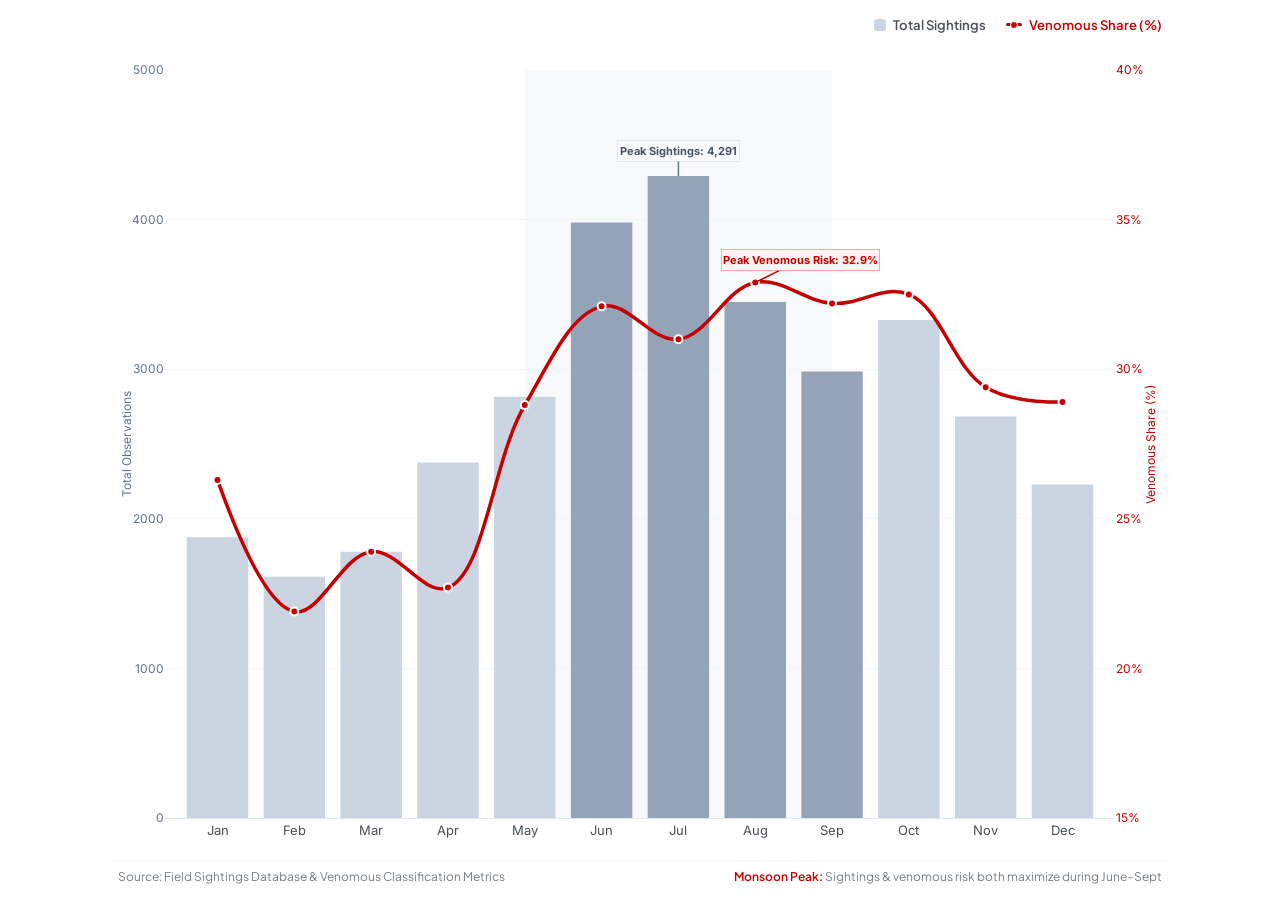
<file: combo_monthly_risk.html>
<!DOCTYPE html>
<html lang="en">
<head>
    <meta charset="UTF-8">
    <meta name="viewport" content="width=device-width, initial-scale=1.0">
    <title>Seasonal Risk Dynamics: Monthly Observations vs. Venomous Ratio</title>
    <!-- Google Fonts -->
    <link rel="preconnect" href="https://fonts.googleapis.com">
    <link rel="preconnect" href="https://fonts.gstatic.com" crossorigin>
    <link href="https://fonts.googleapis.com/css2?family=Google+Sans+Flex:wght@400;500;600;700;800&family=Plus+Jakarta+Sans:wght@400;500;600;700&family=Inter:wght@400;500;600;700&display=swap" rel="stylesheet">
    
    <!-- Plotly CDN -->
    <script src="https://cdn.plot.ly/plotly-2.35.2.min.js"></script>
    
    <style>
        * {
            box-sizing: border-box;
            margin: 0;
            padding: 0;
        }
        body {
            font-family: 'Google Sans Flex', 'Plus Jakarta Sans', 'Inter', -apple-system, sans-serif;
            background-color: #ffffff;
            color: #1A1D20;
            overflow: hidden;
            display: flex;
            flex-direction: column;
            justify-content: center;
            align-items: center;
            height: 100vh;
            padding: 1rem 1.5rem;
        }

        .chart-card {
            width: 100%;
            max-width: 1060px;
            height: 100%;
            background: #ffffff;
            display: flex;
            flex-direction: column;
        }

        .chart-header {
            display: flex;
            justify-content: space-between;
            align-items: flex-end;
            margin-bottom: 0.75rem;
            padding: 0 0.5rem;
        }

        .header-titles {
            display: flex;
            flex-direction: column;
            gap: 0.25rem;
        }

        .chart-title {
            font-size: clamp(1.2rem, 2.5vw, 1.5rem);
            font-weight: 700;
            color: #1A1D20;
            letter-spacing: -0.02em;
        }

        .chart-subtitle {
            font-size: clamp(0.85rem, 1.6vw, 0.95rem);
            color: #4A5056;
            font-weight: 400;
        }

        .legend-pills {
            display: flex;
            align-items: center;
            gap: 1.25rem;
            font-size: 0.82rem;
            font-weight: 600;
        }

        .legend-pill {
            display: flex;
            align-items: center;
            gap: 0.45rem;
            color: #4A5056;
        }

        .pill-indicator-bar {
            width: 12px;
            height: 12px;
            background-color: #CBD5E1;
            border-radius: 3px;
        }

        .pill-indicator-line {
            width: 16px;
            height: 3px;
            background-color: #C50000;
            border-radius: 2px;
            position: relative;
        }

        .pill-indicator-line::after {
            content: '';
            position: absolute;
            width: 6px;
            height: 6px;
            background-color: #C50000;
            border: 1.5px solid #ffffff;
            border-radius: 50%;
            top: 50%;
            left: 50%;
            transform: translate(-50%, -50%);
        }

        #chart-container {
            flex: 1;
            width: 100%;
            min-height: 480px;
        }

        /* Custom Plotly Tooltip styling */
        .js-plotly-plot .plotly .httitle {
            font-weight: 700 !important;
        }

        .chart-footer-note {
            display: flex;
            justify-content: space-between;
            align-items: center;
            padding: 0.5rem 0.5rem 0;
            font-size: 0.75rem;
            color: #767E86;
            border-top: 1px solid #F1F5F9;
        }

        .highlight-text {
            font-weight: 600;
            color: #C50000;
        }
    </style>
</head>
<body>

    <div class="chart-card">
        <!-- Minimal Header -->
        <div class="chart-header">
            <div class="header-titles">
            </div>
            
            <div class="legend-pills">
                <div class="legend-pill">
                    <span class="pill-indicator-bar"></span>
                    <span>Total Sightings</span>
                </div>
                <div class="legend-pill">
                    <span class="pill-indicator-line"></span>
                    <span style="color: #C50000;">Venomous Share (%)</span>
                </div>
            </div>
        </div>

        <!-- Interactive Plotly Chart -->
        <div id="chart-container"></div>

        <!-- Footer Caption -->
        <div class="chart-footer-note">
            <span>Source: Field Sightings Database &amp; Venomous Classification Metrics</span>
            <span><span class="highlight-text">Monsoon Peak:</span> Sightings &amp; venomous risk both maximize during June–Sept</span>
        </div>
    </div>

    <script>
        const months = ["Jan", "Feb", "Mar", "Apr", "May", "Jun", "Jul", "Aug", "Sep", "Oct", "Nov", "Dec"];
        const totalObservations = [1876, 1613, 1780, 2377, 2816, 3980, 4291, 3449, 2984, 3329, 2683, 2230];
        const venomousShare = [26.3, 21.9, 23.9, 22.7, 28.8, 32.1, 31.0, 32.9, 32.2, 32.5, 29.4, 28.9];

        // Trace 1: Total Observations (Minimalist Bar)
        const traceBars = {
            x: months,
            y: totalObservations,
            name: "Total Sightings",
            type: "bar",
            marker: {
                color: months.map((m, i) => (i >= 5 && i <= 8) ? '#94A3B8' : '#CBD5E1'), // Highlight monsoon months (Jun-Sep)
                hoverbgcolor: '#64748B',
                line: { width: 0 }
            },
            hovertemplate: '<b>%{x}</b><br>Total Sightings: <b>%{y:,}</b><extra></extra>',
            yaxis: 'y'
        };

        // Trace 2: Venomous Share % (Sleek Crimson Spline)
        const traceLine = {
            x: months,
            y: venomousShare,
            name: "Venomous Share (%)",
            type: "scatter",
            mode: "lines+markers",
            line: {
                color: '#C50000',
                width: 3.5,
                shape: 'spline',
                smoothing: 1.1
            },
            marker: {
                color: '#C50000',
                size: 8,
                symbol: 'circle',
                line: {
                    color: '#FFFFFF',
                    width: 2
                }
            },
            hovertemplate: '<b>%{x}</b><br>Venomous Ratio: <b>%{y:.1f}%</b><extra></extra>',
            yaxis: 'y2'
        };

        const layout = {
            autosize: true,
            margin: { l: 55, r: 55, t: 25, b: 45 },
            paper_bgcolor: 'rgba(0,0,0,0)',
            plot_bgcolor: 'rgba(0,0,0,0)',
            showlegend: false,
            hovermode: 'x unified',
            hoverlabel: {
                bgcolor: '#1A1D20',
                bordercolor: '#1A1D20',
                font: {
                    family: "'Google Sans Flex', 'Inter', sans-serif",
                    size: 13,
                    color: '#FFFFFF'
                }
            },
            xaxis: {
                title: { text: '' },
                tickfont: {
                    family: "'Google Sans Flex', 'Inter', sans-serif",
                    size: 13,
                    color: '#4A5056',
                    weight: 600
                },
                showgrid: false,
                zeroline: false,
                showline: true,
                linecolor: '#E2E8F0',
                linewidth: 1
            },
            yaxis: {
                title: {
                    text: 'Total Observations',
                    font: {
                        family: "'Google Sans Flex', 'Inter', sans-serif",
                        size: 12,
                        color: '#64748B'
                    }
                },
                tickfont: {
                    family: "'Google Sans Flex', 'Inter', sans-serif",
                    size: 12,
                    color: '#64748B'
                },
                gridcolor: '#F1F5F9',
                gridwidth: 1,
                zeroline: false,
                showline: false,
                range: [0, 5000]
            },
            yaxis2: {
                title: {
                    text: 'Venomous Share (%)',
                    font: {
                        family: "'Google Sans Flex', 'Inter', sans-serif",
                        size: 12,
                        color: '#C50000'
                    }
                },
                tickfont: {
                    family: "'Google Sans Flex', 'Inter', sans-serif",
                    size: 12,
                    color: '#C50000'
                },
                overlaying: 'y',
                side: 'right',
                showgrid: false,
                zeroline: false,
                showline: false,
                range: [15, 40],
                ticksuffix: '%'
            },
            annotations: [
                {
                    x: 'Jul',
                    y: 4291,
                    text: '<b>Peak Sightings: 4,291</b>',
                    showarrow: true,
                    arrowhead: 0,
                    arrowsize: 0.8,
                    arrowwidth: 1.5,
                    arrowcolor: '#64748B',
                    ax: 0,
                    ay: -25,
                    font: {
                        family: "'Google Sans Flex', 'Inter', sans-serif",
                        size: 11,
                        color: '#475569'
                    },
                    bgcolor: '#F8FAFC',
                    bordercolor: '#E2E8F0',
                    borderwidth: 1,
                    borderpad: 4
                },
                {
                    x: 'Aug',
                    y: 32.9,
                    xref: 'x',
                    yref: 'y2',
                    text: '<b>Peak Venomous Risk: 32.9%</b>',
                    showarrow: true,
                    arrowhead: 0,
                    arrowsize: 0.8,
                    arrowwidth: 1.5,
                    arrowcolor: '#C50000',
                    ax: 45,
                    ay: -22,
                    font: {
                        family: "'Google Sans Flex', 'Inter', sans-serif",
                        size: 11,
                        color: '#C50000'
                    },
                    bgcolor: '#FEF2F2',
                    bordercolor: '#FCA5A5',
                    borderwidth: 1,
                    borderpad: 4
                }
            ],
            shapes: [
                // Soft background shading for Monsoon Season (Jun to Sep)
                {
                    type: 'rect',
                    xref: 'x',
                    yref: 'paper',
                    x0: 'May',
                    x1: 'Sep',
                    y0: 0,
                    y1: 1,
                    fillcolor: 'rgba(203, 213, 225, 0.15)',
                    line: { width: 0 },
                    layer: 'below'
                }
            ]
        };

        const config = {
            responsive: true,
            displayModeBar: false
        };

        Plotly.newPlot('chart-container', [traceBars, traceLine], layout, config);
    </script>
</body>
</html>
</file>
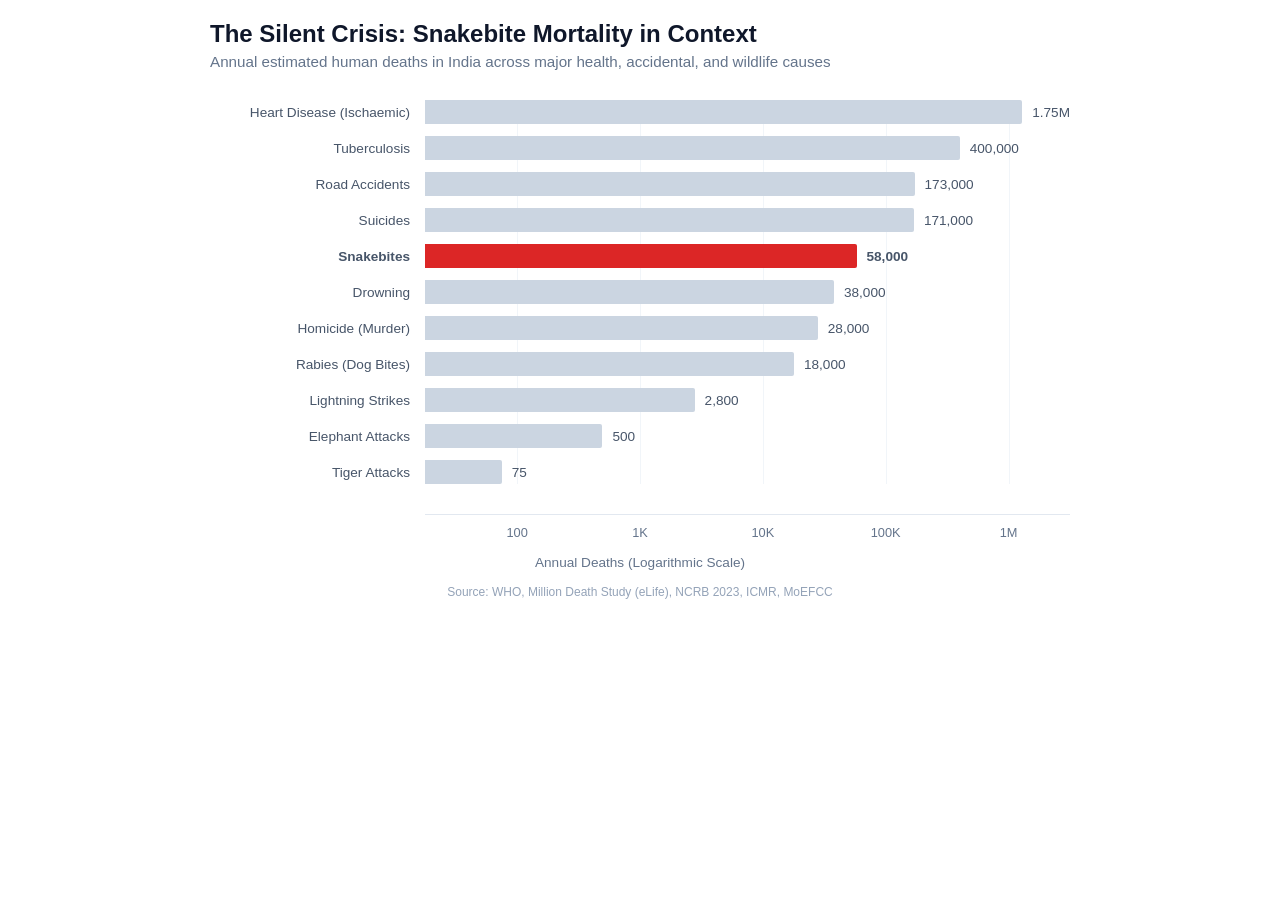
<file: gemini-code-1785433539251.html>
<!DOCTYPE html>
<html lang="en">
<head>
    <meta charset="UTF-8">
    <meta name="viewport" content="width=device-width, initial-scale=1.0">
    <title>Snakebite Mortality Chart</title>
    <style>
        :root {
            --font-main: 'Google Sans Flex', 'Plus Jakarta Sans', 'Inter', -apple-system, sans-serif;
            --text-dark: #1e293b;
            --text-light: #64748b;
            --bar-default: #cbd5e1;
            --bar-highlight: #dc2626;
            --grid-line: #f1f5f9;
        }

        body {
            font-family: var(--font-main);
            margin: 0;
            padding: 0;
            color: var(--text-dark);
            background-color: #ffffff;
        }

        /* Chart Container */
        .chart-wrapper {
            max-width: 900px;
            margin: 0 auto;
            padding: 20px 20px 40px 20px;
            background: #ffffff;
            box-sizing: border-box;
        }

        h1 {
            font-size: 1.5rem;
            margin: 0 0 5px 0;
            color: #0f172a;
        }

        .subtitle {
            font-size: 0.95rem;
            color: var(--text-light);
            margin: 0 0 30px 0;
        }

        .chart-container {
            position: relative;
            margin-bottom: 30px;
        }

        /* Grid lines for Logarithmic Scale */
        .grid-lines {
            position: absolute;
            top: 0;
            bottom: 0;
            right: 0;
            width: 75%; /* Allocating 25% for labels */
            display: flex;
            z-index: 1;
            pointer-events: none;
        }

        .grid-line {
            position: absolute;
            top: 0;
            bottom: 0;
            border-left: 1px solid var(--grid-line);
        }
        
        /* Calculated positions based on log scale mapping */
        .grid-line:nth-child(1) { left: 14.28%; } /* 100 */
        .grid-line:nth-child(2) { left: 33.33%; } /* 1K */
        .grid-line:nth-child(3) { left: 52.38%; } /* 10K */
        .grid-line:nth-child(4) { left: 71.42%; } /* 100K */
        .grid-line:nth-child(5) { left: 90.47%; } /* 1M */

        /* Data Rows */
        .data-row {
            display: flex;
            align-items: center;
            margin-bottom: 12px;
            position: relative;
            z-index: 2;
        }

        .label {
            width: 25%;
            text-align: right;
            padding-right: 15px;
            font-size: 0.85rem;
            color: #475569;
            box-sizing: border-box;
        }

        .bar-area {
            width: 75%;
            display: flex;
            align-items: center;
        }

        .bar {
            height: 24px;
            background-color: var(--bar-default);
            width: 0; /* Starts at 0 for animation */
            transition: width 1.5s cubic-bezier(0.22, 1, 0.36, 1);
            border-radius: 0 2px 2px 0;
        }

        .bar.highlight {
            background-color: var(--bar-highlight);
        }

        .value {
            margin-left: 10px;
            font-size: 0.85rem;
            color: #475569;
            opacity: 0; /* Fade in with bars */
            transition: opacity 1.5s ease 0.5s; /* Delay fade in slightly */
        }

        .value.show {
            opacity: 1;
        }

        /* X-Axis labels */
        .x-axis {
            display: flex;
            margin-left: 25%;
            position: relative;
            padding-top: 10px;
            border-top: 1px solid #e2e8f0;
            color: var(--text-light);
            font-size: 0.8rem;
        }

        .x-label {
            position: absolute;
            transform: translateX(-50%);
        }

        .x-label:nth-child(1) { left: 14.28%; }
        .x-label:nth-child(2) { left: 33.33%; }
        .x-label:nth-child(3) { left: 52.38%; }
        .x-label:nth-child(4) { left: 71.42%; }
        .x-label:nth-child(5) { left: 90.47%; }

        .axis-title {
            text-align: center;
            margin-top: 30px;
            font-size: 0.85rem;
            color: var(--text-light);
        }

        .source {
            margin-top: 15px;
            font-size: 0.75rem;
            color: #94a3b8;
            text-align: center;
        }

    </style>
</head>
<body>

    <div class="chart-wrapper" id="mortalityChart">
        <h1>The Silent Crisis: Snakebite Mortality in Context</h1>
        <p class="subtitle">Annual estimated human deaths in India across major health, accidental, and wildlife causes</p>
        
        <div class="chart-container">
            <div class="grid-lines">
                <div class="grid-line"></div>
                <div class="grid-line"></div>
                <div class="grid-line"></div>
                <div class="grid-line"></div>
                <div class="grid-line"></div>
            </div>

            <!-- Pre-calculated widths based on Log10 representation -->
            <div class="data-row"><div class="label">Heart Disease (Ischaemic)</div><div class="bar-area"><div class="bar" data-width="95.1%"></div><span class="value">1.75M</span></div></div>
            <div class="data-row"><div class="label">Tuberculosis</div><div class="bar-area"><div class="bar" data-width="82.9%"></div><span class="value">400,000</span></div></div>
            <div class="data-row"><div class="label">Road Accidents</div><div class="bar-area"><div class="bar" data-width="75.9%"></div><span class="value">173,000</span></div></div>
            <div class="data-row"><div class="label">Suicides</div><div class="bar-area"><div class="bar" data-width="75.8%"></div><span class="value">171,000</span></div></div>
            
            <div class="data-row"><div class="label" style="font-weight: 600;">Snakebites</div><div class="bar-area"><div class="bar highlight" data-width="66.9%"></div><span class="value" style="font-weight: 600;">58,000</span></div></div>
            
            <div class="data-row"><div class="label">Drowning</div><div class="bar-area"><div class="bar" data-width="63.4%"></div><span class="value">38,000</span></div></div>
            <div class="data-row"><div class="label">Homicide (Murder)</div><div class="bar-area"><div class="bar" data-width="60.9%"></div><span class="value">28,000</span></div></div>
            <div class="data-row"><div class="label">Rabies (Dog Bites)</div><div class="bar-area"><div class="bar" data-width="57.2%"></div><span class="value">18,000</span></div></div>
            <div class="data-row"><div class="label">Lightning Strikes</div><div class="bar-area"><div class="bar" data-width="41.8%"></div><span class="value">2,800</span></div></div>
            <div class="data-row"><div class="label">Elephant Attacks</div><div class="bar-area"><div class="bar" data-width="27.5%"></div><span class="value">500</span></div></div>
            <div class="data-row"><div class="label">Tiger Attacks</div><div class="bar-area"><div class="bar" data-width="11.9%"></div><span class="value">75</span></div></div>
        </div>

        <div class="x-axis">
            <span class="x-label">100</span>
            <span class="x-label">1K</span>
            <span class="x-label">10K</span>
            <span class="x-label">100K</span>
            <span class="x-label">1M</span>
        </div>
        
        <div class="axis-title">Annual Deaths (Logarithmic Scale)</div>
        <div class="source">Source: WHO, Million Death Study (eLife), NCRB 2023, ICMR, MoEFCC</div>
    </div>

    <script>
        let animated = false;

        function triggerChartAnimation() {
            if (animated) return;
            animated = true;
            
            const bars = document.querySelectorAll('.bar');
            const values = document.querySelectorAll('.value');

            bars.forEach(bar => {
                const targetWidth = bar.getAttribute('data-width');
                bar.style.width = targetWidth;
            });
            
            values.forEach(val => {
                val.classList.add('show');
            });
        }

        // Listen for postMessage from parent scrollytelling container
        window.addEventListener('message', (event) => {
            if (event.data === 'animateChart') {
                triggerChartAnimation();
            }
        });

        document.addEventListener('DOMContentLoaded', () => {
            // Standalone fallback: If not in iframe or already visible
            if (window.self === window.top) {
                const chartSection = document.getElementById('mortalityChart');
                const observer = new IntersectionObserver((entries) => {
                    entries.forEach(entry => {
                        if (entry.isIntersecting) {
                            triggerChartAnimation();
                            observer.unobserve(entry.target);
                        }
                    });
                }, { threshold: 0.2 });
                observer.observe(chartSection);
            }
        });
    </script>
</body>
</html>
</file>
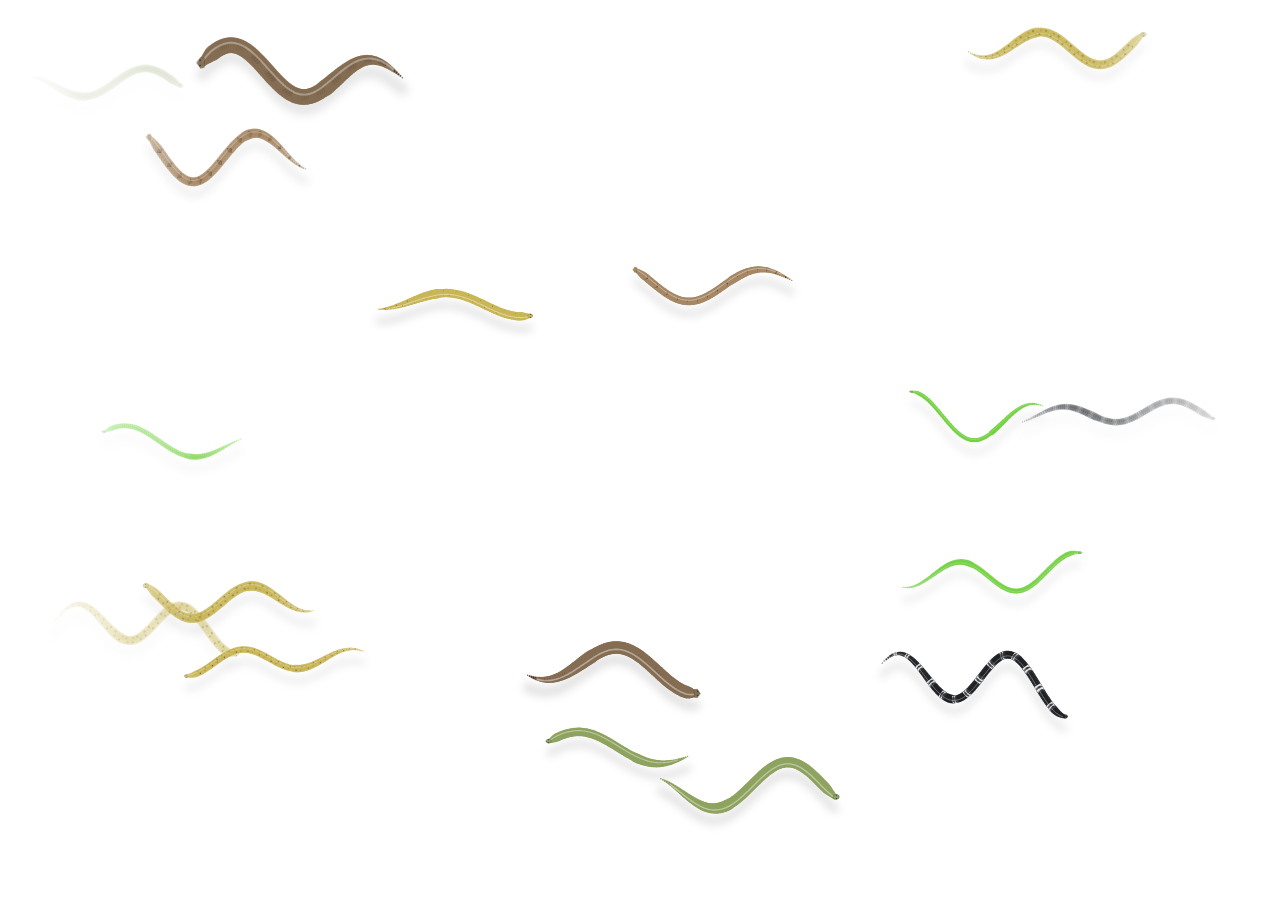
<file: gemini-code-1785436604462.html>
<!DOCTYPE html>
<html lang="en">
<head>
    <meta charset="UTF-8">
    <meta name="viewport" content="width=device-width, initial-scale=1.0">
    <title>Interactive Realistic Snake Simulation</title>
    <style>
        * {
            margin: 0;
            padding: 0;
            box-sizing: border-box;
        }

        body, html {
            width: 100%;
            height: 100%;
            overflow: hidden;
            background-color: #ffffff;
            font-family: -apple-system, BlinkMacSystemFont, "Segoe UI", Roboto, sans-serif;
            cursor: crosshair; 
        }

        canvas {
            display: block;
            width: 100%;
            height: 100%;
        }

        .overlay {
            position: absolute;
            top: 24px;
            left: 24px;
            pointer-events: none;
            z-index: 10;
        }

        .overlay h1 {
            font-size: 1.25rem;
            font-weight: 700;
            letter-spacing: -0.01em;
            margin-bottom: 6px;
            color: #111827;
        }

        .overlay p {
            font-size: 0.85rem;
            color: #4b5563;
        }

        .legend {
            margin-top: 12px;
            display: flex;
            gap: 16px;
            font-size: 0.8rem;
            font-weight: 500;
        }
        
        .legend span {
            display: flex;
            align-items: center;
            gap: 6px;
        }

        .dot-v { width: 10px; height: 10px; border-radius: 50%; background: #dc2626; }
        .dot-nv { width: 10px; height: 10px; border-radius: 50%; background: #10b981; }
        .hint { margin-top: 10px; font-weight: 600; color: #6366f1; }
    </style>
</head>
<body>



    <canvas id="snakeCanvas"></canvas>

    <script>
        const canvas = document.getElementById('snakeCanvas');
        const ctx = canvas.getContext('2d');

        let width, height;

        function resize() {
            width = canvas.width = window.innerWidth;
            height = canvas.height = window.innerHeight;
        }
        window.addEventListener('resize', resize);
        resize();

        // --- REALISTIC SPECIES CONFIGURATIONS ---
        const SPECIES = [
            // VENOMOUS
            { name: "Russell's Viper", type: "venomous", base: "#b88a5a", dark: "#4a2c11", pattern: "blotches", radius: 5.5, speedMod: 0.7, headType: "triangular" },
            { name: "Indian Cobra", type: "venomous", base: "#75634b", dark: "#2c2419", pattern: "solid", radius: 5.0, speedMod: 0.9, headType: "hood" },
            { name: "Common Krait", type: "venomous", base: "#1e2024", dark: "#ffffff", pattern: "bands", radius: 3.5, speedMod: 1.0, headType: "smooth" },
            { name: "Saw-scaled Viper", type: "venomous", base: "#a68865", dark: "#382512", pattern: "zigzag", radius: 4.0, speedMod: 0.8, headType: "triangular" },
            
            // NON-VENOMOUS
            { name: "Indian Rat Snake", type: "non-venomous", base: "#8fa360", dark: "#2e361b", pattern: "mesh", radius: 4.5, speedMod: 1.4, headType: "smooth" },
            { name: "Green Vine Snake", type: "non-venomous", base: "#72d141", dark: "#408a1e", pattern: "solid", radius: 2.2, speedMod: 1.1, headType: "pointed" },
            { name: "Indian Rock Python", type: "non-venomous", base: "#856d53", dark: "#362719", pattern: "blotches", radius: 7.5, speedMod: 0.4, headType: "chunky" },
            { name: "Checkered Keelback", type: "non-venomous", base: "#c9b657", dark: "#1a1811", pattern: "checkered", radius: 4.0, speedMod: 1.2, headType: "smooth" }
        ];

        // --- HIT EFFECT CLASS (Ground Splat & Text) ---
        class HitEffect {
            constructor(x, y, snakeType) {
                this.x = x;
                this.y = y;
                this.type = snakeType;
                this.life = 1.0; 
                
                // Generate a static irregular blood stain (like hitting a mosquito)
                this.splats = Array.from({ length: 6 + Math.floor(Math.random() * 4) }, () => ({
                    offsetX: (Math.random() - 0.5) * 22,
                    offsetY: (Math.random() - 0.5) * 22,
                    radiusX: Math.random() * 6 + 3,
                    radiusY: Math.random() * 6 + 3,
                    rotation: Math.random() * Math.PI * 2
                }));
            }

            update() {
                this.life -= 0.012; // Fades out slowly
            }

            // Drawn ON THE GROUND underneath the snake
            drawSplat(ctx) {
                if (this.life <= 0) return;
                ctx.save();
                ctx.globalAlpha = this.life;
                ctx.fillStyle = '#7f1d1d'; // Dark dried blood red
                
                this.splats.forEach(splat => {
                    ctx.save();
                    ctx.translate(this.x + splat.offsetX, this.y + splat.offsetY);
                    ctx.rotate(splat.rotation);
                    ctx.beginPath();
                    ctx.ellipse(0, 0, splat.radiusX, splat.radiusY, 0, 0, Math.PI * 2);
                    ctx.fill();
                    ctx.restore();
                });
                
                ctx.restore();
            }

            // Drawn FLOATING IN THE AIR above everything
            drawText(ctx) {
                if (this.life <= 0) return;
                ctx.save();
                ctx.globalAlpha = this.life;
                
                const textY = this.y - 30 - ((1 - this.life) * 30); 
                const label = this.type === 'venomous' ? 'Venomous' : 'Non-Venomous';
                
                ctx.font = 'bold 16px -apple-system, BlinkMacSystemFont, sans-serif';
                ctx.textAlign = 'center';
                
                // Outline
                ctx.strokeStyle = '#ffffff';
                ctx.lineWidth = 4;
                ctx.lineJoin = 'round';
                ctx.strokeText(label, this.x, textY);
                
                // Fill
                ctx.fillStyle = this.type === 'venomous' ? '#dc2626' : '#10b981';
                ctx.fillText(label, this.x, textY);

                ctx.restore();
            }
        }

        // --- SNAKE CLASS ---
        class Snake {
            constructor() {
                this.reset(true);
            }

            reset(initial = false) {
                this.species = SPECIES[Math.floor(Math.random() * SPECIES.length)];
                this.direction = Math.random() < 0.5 ? 1 : -1; 
                
                this.headX = initial ? (Math.random() * (width + 200) - 100) : (this.direction === 1 ? -150 : width + 150);
                this.headY = Math.random() * height;
                
                const sizeVariance = 0.8 + Math.random() * 0.4;
                this.radius = this.species.radius * sizeVariance;
                this.speed = (0.7 + Math.random() * 0.5) * this.species.speedMod * this.direction;
                
                this.numSegments = Math.floor(60 + (this.radius * 2) + Math.random() * 30);
                this.segmentLength = 2.0; 
                
                this.waveFreq = 0.08 + Math.random() * 0.04;
                this.waveAmp = (10 + Math.random() * 15) * sizeVariance;
                this.secondaryFreq = this.waveFreq * 0.4; 
                this.secondaryAmp = this.waveAmp * 0.3;
                
                this.phase = Math.random() * Math.PI * 2;
                this.phaseSpeed = (Math.abs(this.speed) * 0.04) + 0.01;

                this.tongueTimer = Math.random() * 100;
                this.tongueFlicking = false;

                this.isDead = false;
                this.deathAlpha = 1.0;

                this.segments = [];
                for (let i = 0; i < this.numSegments; i++) {
                    this.segments.push({ x: this.headX, y: this.headY, angle: 0 });
                }
            }

            update() {
                if (this.isDead) {
                    this.deathAlpha -= 0.02; 
                    if (this.deathAlpha <= 0) {
                        this.reset(false); 
                    }
                    return; 
                }

                this.headX += this.speed;
                this.phase += this.phaseSpeed;

                const baseAngle = this.direction === 1 ? 0 : Math.PI;

                this.tongueTimer++;
                if (this.tongueTimer > 150 + Math.random() * 100) {
                    this.tongueFlicking = true;
                    if (this.tongueTimer > 180) {
                        this.tongueFlicking = false;
                        this.tongueTimer = 0;
                    }
                }

                for (let i = 0; i < this.numSegments; i++) {
                    const dist = i * this.segmentLength;
                    const primaryWave = Math.sin(this.phase - i * this.waveFreq) * this.waveAmp;
                    const secondaryWave = Math.sin((this.phase * 0.8) - i * this.secondaryFreq) * this.secondaryAmp;
                    const waveOffset = (primaryWave + secondaryWave) * (1 - (i / this.numSegments) * 0.15); 
                    
                    const x = this.headX - this.direction * dist;
                    const y = this.headY + waveOffset;

                    let angle = baseAngle;
                    if (i > 0) {
                        const dx = this.segments[i - 1].x - x;
                        const dy = this.segments[i - 1].y - y;
                        angle = Math.atan2(dy, dx);
                    }

                    this.segments[i] = { x, y, angle };
                }

                const tail = this.segments[this.numSegments - 1];
                if ((this.direction === 1 && tail.x > width + 200) || 
                    (this.direction === -1 && tail.x < -200)) {
                    this.reset(false);
                }
            }

            getRadiusAt(i) {
                const u = i / this.numSegments;
                let r = this.radius;

                if (u < 0.05) {
                    r = r * (0.5 + (u / 0.05) * 0.5); 
                } else if (u < 0.15 && this.species.headType === 'hood') {
                    r = r * (1.0 + Math.sin(((u - 0.05) / 0.1) * Math.PI) * 0.5); 
                } else if (u > 0.6) {
                    const tailProg = (u - 0.6) / 0.4;
                    r = r * (1 - Math.pow(tailProg, 1.5)) + 0.5; 
                }
                return Math.max(0.1, r);
            }

            getAlpha(x) {
                const fadeArea = 250;
                if (x < fadeArea) return Math.max(0, x / fadeArea);
                if (x > width - fadeArea) return Math.max(0, (width - x) / fadeArea);
                return 1;
            }

            draw(ctx) {
                const headAlpha = this.getAlpha(this.headX);
                const tailAlpha = this.getAlpha(this.segments[this.numSegments - 1].x);
                const alpha = Math.min(headAlpha, tailAlpha) * this.deathAlpha; 

                if (alpha <= 0.01) return;

                ctx.save();
                ctx.globalAlpha = alpha;

                ctx.beginPath();
                for (let i = 0; i < this.numSegments; i++) {
                    ctx[i === 0 ? 'moveTo' : 'lineTo'](this.segments[i].x, this.segments[i].y + 12);
                }
                ctx.lineCap = 'round';
                ctx.lineJoin = 'round';
                ctx.lineWidth = this.radius * 1.5;
                ctx.strokeStyle = 'rgba(0, 0, 0, 0.12)'; 
                ctx.filter = 'blur(4px)';
                ctx.stroke();
                ctx.filter = 'none';

                for (let i = this.numSegments - 1; i >= 0; i--) {
                    const seg = this.segments[i];
                    const r = this.getRadiusAt(i);

                    ctx.save();
                    ctx.translate(seg.x, seg.y);
                    ctx.rotate(seg.angle);

                    ctx.fillStyle = this.species.base;
                    ctx.beginPath();
                    ctx.ellipse(0, 0, r * 1.05, r, 0, 0, Math.PI * 2);
                    ctx.fill();
                    
                    if (this.isDead) {
                        ctx.fillStyle = `rgba(220, 38, 38, ${0.4 * this.deathAlpha})`; 
                        ctx.fill();
                    }

                    ctx.fillStyle = this.species.dark;
                    if (this.species.pattern === 'blotches' && i % 8 < 4 && i > 5) {
                        ctx.beginPath(); ctx.ellipse(0, 0, r * 0.6, r * 0.5, 0, 0, Math.PI * 2); ctx.fill();
                    } else if (this.species.pattern === 'bands' && i % 6 < 2 && i > 3) {
                        ctx.fillRect(-r * 0.5, -r * 0.9, r, r * 1.8);
                    } else if (this.species.pattern === 'zigzag' && i % 5 === 0 && i > 4) {
                        ctx.beginPath(); ctx.moveTo(-r*0.6, 0); ctx.lineTo(0, -r*0.8); ctx.lineTo(r*0.6, 0); ctx.lineTo(0, r*0.8); ctx.fill();
                    } else if (this.species.pattern === 'checkered' && i % 3 === 0 && i > 3) {
                        ctx.fillRect(i%6===0 ? -r*0.4 : 0, -r*0.6, r*0.4, r*0.4);
                        ctx.fillRect(i%6!==0 ? -r*0.4 : 0, r*0.2, r*0.4, r*0.4);
                    }

                    ctx.restore();
                }

                ctx.beginPath();
                for (let i = 0; i < this.numSegments - 5; i++) {
                    const hx = this.segments[i].x - Math.sin(this.segments[i].angle) * (this.getRadiusAt(i) * 0.3);
                    const hy = this.segments[i].y + Math.cos(this.segments[i].angle) * (this.getRadiusAt(i) * 0.3);
                    ctx[i === 0 ? 'moveTo' : 'lineTo'](hx, hy);
                }
                ctx.strokeStyle = 'rgba(255, 255, 255, 0.4)';
                ctx.lineWidth = this.radius * 0.25;
                ctx.lineCap = 'round';
                ctx.stroke();

                const head = this.segments[0];
                const rHead = this.getRadiusAt(0);
                
                ctx.save();
                ctx.translate(head.x, head.y);
                ctx.rotate(head.angle);

                ctx.fillStyle = this.species.base;
                ctx.beginPath();
                
                if (this.species.headType === 'triangular' || this.species.headType === 'chunky') {
                    ctx.moveTo(rHead * 1.5, 0); 
                    ctx.lineTo(rHead * 0.5, -rHead * 1.4); 
                    ctx.lineTo(-rHead * 0.5, -rHead * 1.2); 
                    ctx.lineTo(-rHead * 0.5, rHead * 1.2); 
                    ctx.lineTo(rHead * 0.5, rHead * 1.4); 
                } else if (this.species.headType === 'pointed') {
                    ctx.moveTo(rHead * 2.5, 0);
                    ctx.lineTo(rHead * 0.5, -rHead * 0.8);
                    ctx.lineTo(-rHead * 0.5, -rHead * 0.8);
                    ctx.lineTo(-rHead * 0.5, rHead * 0.8);
                    ctx.lineTo(rHead * 0.5, rHead * 0.8);
                } else {
                    ctx.ellipse(rHead * 0.5, 0, rHead * 1.2, rHead, 0, 0, Math.PI * 2);
                }
                
                ctx.closePath();
                ctx.fill();
                
                if (this.isDead) {
                    ctx.fillStyle = `rgba(220, 38, 38, ${0.4 * this.deathAlpha})`;
                    ctx.fill();
                }

                ctx.strokeStyle = 'rgba(0,0,0,0.15)';
                ctx.lineWidth = 1;
                ctx.stroke();

                const eyeX = this.species.headType === 'pointed' ? rHead * 1.2 : rHead * 0.6;
                const eyeY = rHead * 0.65;
                const eyeSize = rHead * 0.25;
                
                ctx.fillStyle = this.species.type === 'venomous' ? '#eab308' : '#4b5563'; 
                ctx.beginPath(); ctx.arc(eyeX, -eyeY, eyeSize, 0, Math.PI * 2); ctx.fill();
                ctx.beginPath(); ctx.arc(eyeX, eyeY, eyeSize, 0, Math.PI * 2); ctx.fill();
                
                ctx.fillStyle = '#000000';
                if (this.species.headType === 'triangular' || this.species.headType === 'chunky' || this.species.headType === 'pointed') {
                    ctx.beginPath(); ctx.ellipse(eyeX, -eyeY, eyeSize*0.3, eyeSize*0.8, 0, 0, Math.PI*2); ctx.fill();
                    ctx.beginPath(); ctx.ellipse(eyeX, eyeY, eyeSize*0.3, eyeSize*0.8, 0, 0, Math.PI*2); ctx.fill();
                } else {
                    ctx.beginPath(); ctx.arc(eyeX, -eyeY, eyeSize*0.6, 0, Math.PI*2); ctx.fill();
                    ctx.beginPath(); ctx.arc(eyeX, eyeY, eyeSize*0.6, 0, Math.PI*2); ctx.fill();
                }

                if (this.tongueFlicking && !this.isDead) {
                    const tLen = 12 + Math.sin(this.tongueTimer * 0.5) * 6;
                    const snout = this.species.headType === 'pointed' ? rHead * 2.5 : rHead * 1.5;
                    ctx.strokeStyle = '#ef4444';
                    ctx.lineWidth = 1.2;
                    ctx.beginPath();
                    ctx.moveTo(snout, 0);
                    ctx.lineTo(snout + tLen, 0);
                    ctx.lineTo(snout + tLen + 4, -3);
                    ctx.moveTo(snout + tLen, 0);
                    ctx.lineTo(snout + tLen + 4, 3);
                    ctx.stroke();
                }

                ctx.restore();
                ctx.restore();
            }
        }

        // --- ARRAYS & INITIALIZATION ---
        const hitEffects = [];
        const snakes = Array.from({ length: 22 }, () => new Snake());

        // --- CLICK TO KILL LOGIC ---
        canvas.addEventListener('mousedown', (e) => {
            const rect = canvas.getBoundingClientRect();
            const mouseX = e.clientX - rect.left;
            const mouseY = e.clientY - rect.top;

            for (let i = snakes.length - 1; i >= 0; i--) {
                const snake = snakes[i];
                if (snake.isDead) continue; 

                let isHit = false;
                
                for (let j = 0; j < snake.segments.length; j += 2) {
                    const seg = snake.segments[j];
                    const r = snake.getRadiusAt(j);
                    
                    const dx = mouseX - seg.x;
                    const dy = mouseY - seg.y;
                    
                    if (dx*dx + dy*dy <= (r + 4) * (r + 4)) {
                        isHit = true;
                        break;
                    }
                }

                if (isHit) {
                    snake.isDead = true; 
                    hitEffects.push(new HitEffect(mouseX, mouseY, snake.species.type));
                    break; 
                }
            }
        });

        function drawEdgeMasks() {
            const margin = 200;
            
            const leftGrad = ctx.createLinearGradient(0, 0, margin, 0);
            leftGrad.addColorStop(0, 'rgba(255,255,255,1)');
            leftGrad.addColorStop(1, 'rgba(255,255,255,0)');
            ctx.fillStyle = leftGrad;
            ctx.fillRect(0, 0, margin, height);

            const rightGrad = ctx.createLinearGradient(width - margin, 0, width, 0);
            rightGrad.addColorStop(0, 'rgba(255,255,255,0)');
            rightGrad.addColorStop(1, 'rgba(255,255,255,1)');
            ctx.fillStyle = rightGrad;
            ctx.fillRect(width - margin, 0, margin, height);
        }

        function animate() {
            ctx.fillStyle = '#ffffff';
            ctx.fillRect(0, 0, width, height);

            // Update effect lifecycle
            for (let i = hitEffects.length - 1; i >= 0; i--) {
                hitEffects[i].update();
                if (hitEffects[i].life <= 0) {
                    hitEffects.splice(i, 1);
                }
            }

            // 1. Draw blood splatters ON THE GROUND (Underneath snakes)
            hitEffects.forEach(effect => effect.drawSplat(ctx));

            // 2. Draw Snakes
            snakes.sort((a, b) => a.radius - b.radius);
            snakes.forEach(snake => {
                snake.update();
                snake.draw(ctx);
            });

            // 3. Draw edge masks
            drawEdgeMasks();

            // 4. Draw Floating Text OVER everything
            hitEffects.forEach(effect => effect.drawText(ctx));

            requestAnimationFrame(animate);
        }

        animate();
    </script>
</body>
</html>
</file>
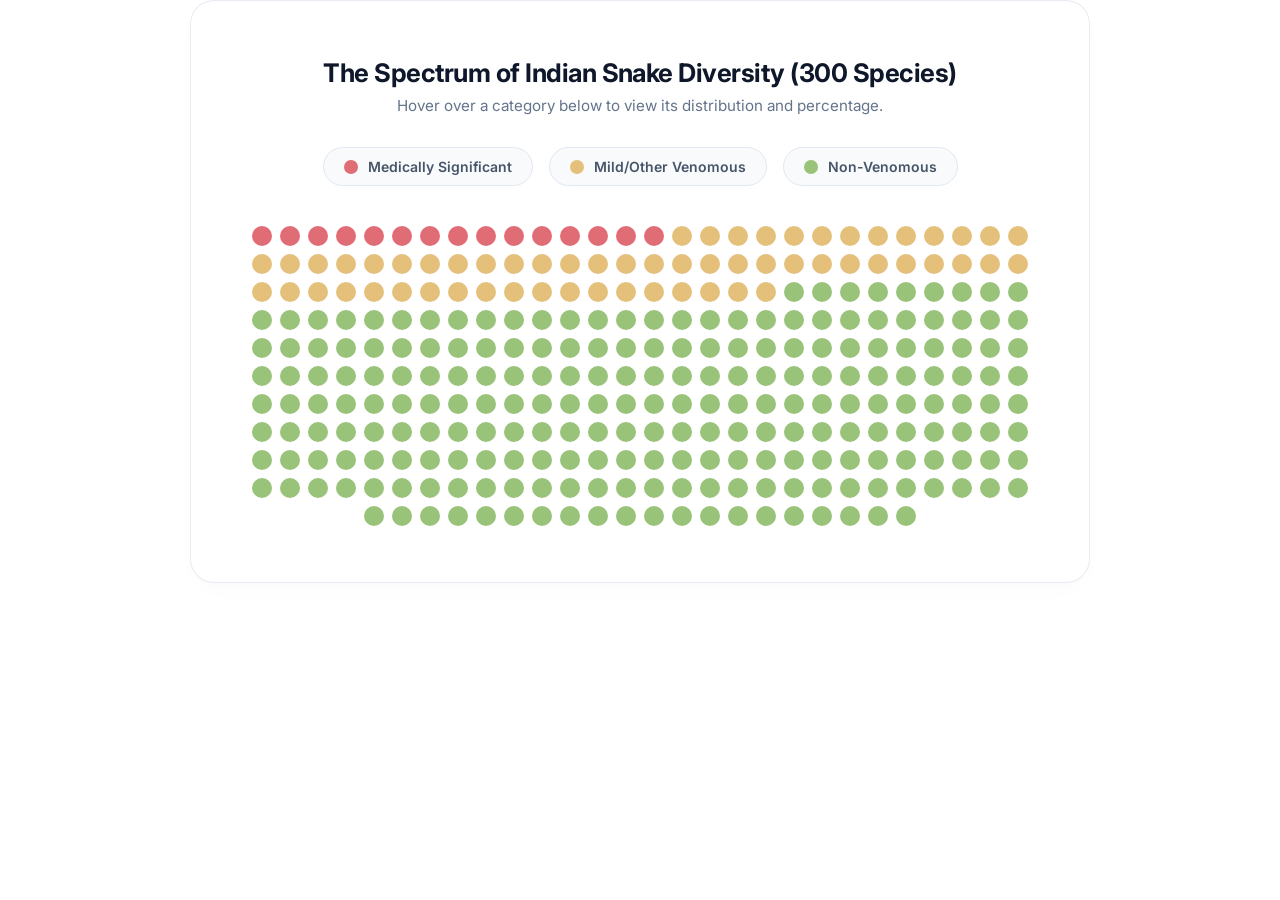
<file: gemini-code-1785440105533.html>
<!DOCTYPE html>
<html lang="en">
<head>
    <meta charset="UTF-8">
    <meta name="viewport" content="width=device-width, initial-scale=1.0">
    <title>Indian Snake Diversity Spectrum</title>
    <!-- Modern Inter Font -->
    <link rel="preconnect" href="https://fonts.googleapis.com">
    <link rel="preconnect" href="https://fonts.gstatic.com" crossorigin>
    <link href="https://fonts.googleapis.com/css2?family=Inter:wght@300;400;500;600;700&display=swap" rel="stylesheet">
    
    <style>
        :root {
            --font-main: 'Inter', -apple-system, BlinkMacSystemFont, sans-serif;
            --bg-page: #ffffff;
            --bg-card: #ffffff;
            
            /* Text Colors */
            --text-heading: #0f172a;
            --text-body: #64748b;
            
            /* Subtle Modern Palette for Dots */
            --color-med-sig: #e06c75;   /* Soft Coral/Red */
            --color-venomous: #e5c07b;  /* Soft Amber/Orange */
            --color-non-ven: #98c379;   /* Soft Sage/Green */
            --color-dimmed: #f1f5f9;    /* Light Gray for inactive dots */
        }

        * {
            box-sizing: border-box;
            margin: 0;
            padding: 0;
        }

        body {
            font-family: var(--font-main);
            background-color: var(--bg-page);
            color: var(--text-heading);
            -webkit-font-smoothing: antialiased;
        }

        /* Demo scroll space to test animation */
        .scroll-space {
            height: 80vh;
            display: flex;
            flex-direction: column;
            align-items: center;
            justify-content: center;
            color: var(--text-body);
            font-size: 0.95rem;
            letter-spacing: 0.05em;
            text-transform: uppercase;
        }

        .scroll-space svg {
            margin-top: 12px;
            animation: bounce 2s infinite;
        }

        @keyframes bounce {
            0%, 20%, 50%, 80%, 100% { transform: translateY(0); }
            40% { transform: translateY(-8px); }
            60% { transform: translateY(-4px); }
        }

        /* Main Chart Container */
        .chart-container {
            max-width: 900px;
            margin: 0 auto 100px auto;
            padding: 56px 48px;
            background: var(--bg-card);
            border-radius: 24px;
            box-shadow: 0 10px 25px -5px rgba(0, 0, 0, 0.02), 0 8px 10px -6px rgba(0, 0, 0, 0.01);
            border: 1px solid rgba(226, 232, 240, 0.8);
            
            /* Centering the entire container's flow */
            display: flex;
            flex-direction: column;
            align-items: center;
        }

        .header {
            text-align: center; /* Center align headings */
            margin-bottom: 32px;
        }

        h1 {
            font-size: 1.6rem;
            font-weight: 700;
            letter-spacing: -0.02em;
            margin-bottom: 8px;
        }

        p.subtitle {
            font-size: 0.95rem;
            color: var(--text-body);
            font-weight: 400;
        }

        /* Interactive Legend / Hover Targets */
        .interactive-legend {
            display: flex;
            flex-wrap: wrap;
            justify-content: center;
            gap: 16px;
            margin-bottom: 40px;
        }

        .legend-card {
            display: flex;
            align-items: center;
            padding: 10px 20px;
            background: #f8fafc;
            border-radius: 100px;
            border: 1px solid #e2e8f0;
            cursor: pointer;
            transition: all 0.3s cubic-bezier(0.16, 1, 0.3, 1);
        }

        .legend-card:hover {
            background: #ffffff;
            box-shadow: 0 4px 12px rgba(0, 0, 0, 0.05);
            border-color: #cbd5e1;
            transform: translateY(-2px);
        }

        .legend-dot {
            width: 14px;
            height: 14px;
            border-radius: 50%;
            margin-right: 10px;
        }

        .legend-title {
            font-size: 0.875rem;
            font-weight: 600;
            color: #475569;
        }

        /* Hidden percentage that smoothly reveals on hover */
        .legend-percent {
            font-size: 0.875rem;
            font-weight: 700;
            opacity: 0;
            max-width: 0;
            overflow: hidden;
            white-space: nowrap;
            transition: all 0.4s cubic-bezier(0.16, 1, 0.3, 1);
        }

        /* Text colors for percentages */
        .card-ms .legend-percent { color: var(--color-med-sig); }
        .card-v .legend-percent { color: var(--color-venomous); }
        .card-nv .legend-percent { color: var(--color-non-ven); }

        .legend-card:hover .legend-percent {
            max-width: 50px;
            opacity: 1;
            margin-left: 6px;
        }

        /* Dot Grid */
        .dot-matrix {
            display: flex;
            flex-wrap: wrap;
            justify-content: center; /* Center align the dots */
            gap: 8px;
            width: 100%;
        }

        .dot {
            width: 20px;
            height: 20px;
            border-radius: 50%;
            transform: scale(0);
            opacity: 0;
            transition: transform 0.5s cubic-bezier(0.175, 0.885, 0.32, 1.275), 
                        background-color 0.4s ease, 
                        opacity 0.4s ease;
        }

        /* Dot Colors */
        .type-ms { background-color: var(--color-med-sig); }
        .type-v { background-color: var(--color-venomous); }
        .type-nv { background-color: var(--color-non-ven); }

        /* Greyed out state when another category is hovered */
        .dot.dimmed {
            background-color: var(--color-dimmed);
            transform: scale(0.65) !important; /* Shrink slightly */
            opacity: 0.5 !important;
        }

        /* Active entrance animation class */
        .chart-container.in-view .dot {
            transform: scale(1);
            opacity: 1;
        }

        @media (max-width: 768px) {
            .chart-container { padding: 32px 24px; margin: 0 16px 64px 16px; }
            .dot { width: 14px; height: 14px; gap: 4px; }
            .dot-matrix { gap: 6px; }
            .legend-card { padding: 8px 16px; }
            .legend-title { font-size: 0.8rem; }
        }
    </style>
</head>
<body>



    <div class="chart-container" id="diversityChart">
        
        <!-- Center-aligned Header -->
        <div class="header">
            <h1>The Spectrum of Indian Snake Diversity (300 Species)</h1>
            <p class="subtitle">Hover over a category below to view its distribution and percentage.</p>
        </div>

        <!-- Center-aligned Interactive Hover Legend -->
        <div class="interactive-legend">
            <div class="legend-card card-ms" data-hover="ms">
                <div class="legend-dot type-ms"></div>
                <span class="legend-title">Medically Significant</span>
                <span class="legend-percent">5%</span>
            </div>
            
            <div class="legend-card card-v" data-hover="v">
                <div class="legend-dot type-v"></div>
                <span class="legend-title">Mild/Other Venomous</span>
                <span class="legend-percent">20%</span>
            </div>
            
            <div class="legend-card card-nv" data-hover="nv">
                <div class="legend-dot type-nv"></div>
                <span class="legend-title">Non-Venomous</span>
                <span class="legend-percent">75%</span>
            </div>
        </div>

        <!-- Center-aligned Dot Matrix -->
        <div class="dot-matrix" id="dotMatrix">
            <!-- Dots generated by JS -->
        </div>

    </div>

    <script>
        document.addEventListener('DOMContentLoaded', () => {
            const matrixContainer = document.getElementById('dotMatrix');
            const chartContainer = document.getElementById('diversityChart');
            const legendCards = document.querySelectorAll('.legend-card');
            
            // Species Breakdown
            const TOTAL_SPECIES = 300;
            const MEDICALLY_SIGNIFICANT = 15; // 5%
            const OTHER_VENOMOUS = 60;        // 20%
            const NON_VENOMOUS = 225;         // 75%

            // 1. Generate the Dots
            for (let i = 0; i < TOTAL_SPECIES; i++) {
                const dot = document.createElement('div');
                dot.classList.add('dot');
                
                if (i < MEDICALLY_SIGNIFICANT) {
                    dot.classList.add('type-ms');
                    dot.setAttribute('data-category', 'ms');
                } else if (i < MEDICALLY_SIGNIFICANT + OTHER_VENOMOUS) {
                    dot.classList.add('type-v');
                    dot.setAttribute('data-category', 'v');
                } else {
                    dot.classList.add('type-nv');
                    dot.setAttribute('data-category', 'nv');
                }

                // Staggered entrance animation
                const delay = (i * 2.5) + (Math.random() * 20);
                dot.style.transitionDelay = `${delay}ms, 0s, 0s`;

                matrixContainer.appendChild(dot);
            }

            const allDots = document.querySelectorAll('.dot');

            // 2. Intersection Observer for Scroll Animation
            const observer = new IntersectionObserver((entries, observer) => {
                entries.forEach(entry => {
                    if (entry.isIntersecting) {
                        chartContainer.classList.add('in-view');
                        observer.unobserve(entry.target);
                    }
                });
            }, { threshold: 0.3 });

            observer.observe(chartContainer);

            // 3. Hover Interaction Logic
            legendCards.forEach(card => {
                
                // When hovering over a specific category
                card.addEventListener('mouseenter', () => {
                    const hoverType = card.getAttribute('data-hover');
                    
                    allDots.forEach(dot => {
                        // Remove entrance delay so hover feedback is instantaneous
                        dot.style.transitionDelay = '0s'; 
                        
                        if (dot.getAttribute('data-category') !== hoverType) {
                            dot.classList.add('dimmed');
                        } else {
                            dot.classList.remove('dimmed');
                        }
                    });
                });

                // When mouse leaves, restore all colors
                card.addEventListener('mouseleave', () => {
                    allDots.forEach(dot => {
                        dot.classList.remove('dimmed');
                    });
                });
                
            });
        });
    </script>
</body>
</html>
</file>
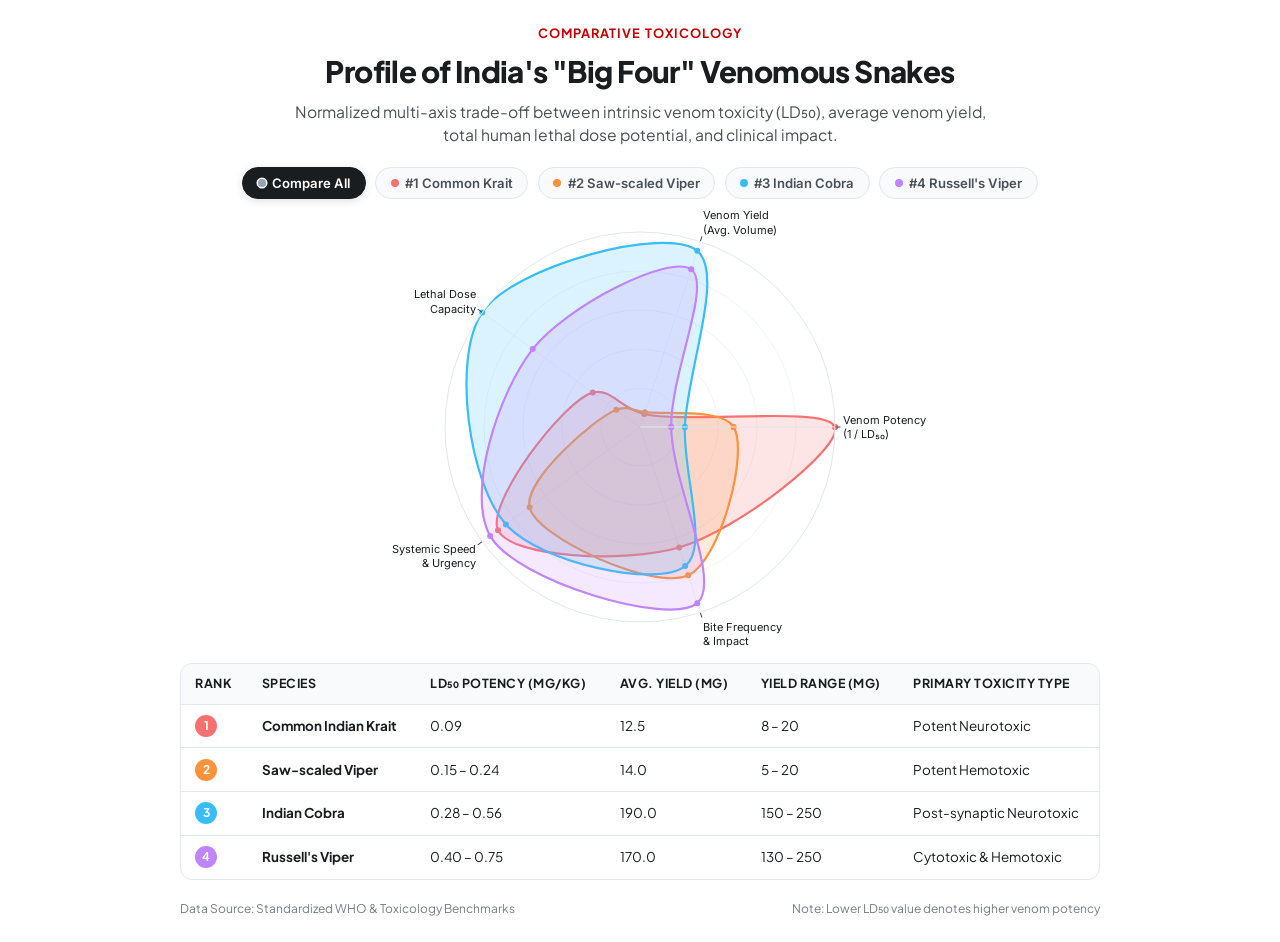
<file: gemini-code-1785458700889.html>
<!DOCTYPE html>
<html lang="en">
<head>
  <meta charset="UTF-8" />
  <meta name="viewport" content="width=device-width, initial-scale=1.0" />
  <title>The Big Four Toxicology Comparison</title>

  <!-- Google Fonts: Google Sans Flex, Plus Jakarta Sans, Inter -->
  <link rel="preconnect" href="https://fonts.googleapis.com">
  <link rel="preconnect" href="https://fonts.gstatic.com" crossorigin>
  <link href="https://fonts.googleapis.com/css2?family=Google+Sans+Flex:wght@400;500;600;700;800&family=Plus+Jakarta+Sans:wght@400;500;600;700&family=Inter:wght@400;500;600;700&display=swap" rel="stylesheet">

  <!-- Plotly.js CDN -->
  <script src="https://cdn.plot.ly/plotly-2.35.2.min.js" charset="utf-8"></script>

  <style>
    :root {
      --bg-color: #FFFFFF;
      --text-main: #1A1D20;
      --text-muted: #4A5056;
      --border-color: #E2E8F0;
      
      /* Modern Pastel Palette for Big Four */
      --krait-pastel: #F87171;     /* Soft Coral Red */
      --sawscaled-pastel: #FB923C; /* Soft Warm Amber */
      --cobra-pastel: #38BDF8;     /* Soft Sky Blue */
      --russell-pastel: #C084FC;   /* Soft Lavender Purple */
    }

    * { box-sizing: border-box; margin: 0; padding: 0; }

    body {
      background-color: var(--bg-color);
      color: var(--text-main);
      font-family: 'Google Sans Flex', 'Plus Jakarta Sans', 'Inter', -apple-system, sans-serif;
      line-height: 1.5;
      padding: 1.5rem 1rem;
      display: flex;
      flex-direction: column;
      align-items: center;
      justify-content: center;
      min-height: 100vh;
    }

    .wrapper {
      width: 100%;
      max-width: 920px;
      background: #FFFFFF;
      margin: 0 auto;
    }

    header {
      text-align: center;
      margin-bottom: 1.25rem;
    }

    .kicker {
      font-size: 0.8rem;
      font-weight: 700;
      text-transform: uppercase;
      letter-spacing: 0.08em;
      color: #C50000;
      margin-bottom: 0.35rem;
    }

    h1 {
      font-size: clamp(1.4rem, 3vw, 1.85rem);
      font-weight: 800;
      color: var(--text-main);
      letter-spacing: -0.02em;
      margin-bottom: 0.4rem;
    }

    p.subtitle {
      font-size: clamp(0.88rem, 1.8vw, 0.98rem);
      color: var(--text-muted);
      max-width: 720px;
      margin: 0 auto;
      font-weight: 400;
    }

    /* Filter Controls */
    .controls {
      display: flex;
      justify-content: center;
      gap: 0.6rem;
      flex-wrap: wrap;
      margin: 1.25rem 0 0.5rem;
    }

    .btn {
      background: #F8FAFC;
      border: 1px solid var(--border-color);
      padding: 0.45rem 0.9rem;
      font-family: 'Google Sans Flex', 'Inter', sans-serif;
      font-size: 0.82rem;
      font-weight: 600;
      cursor: pointer;
      border-radius: 20px;
      transition: all 0.25s ease;
      color: var(--text-muted);
      display: flex;
      align-items: center;
      gap: 0.4rem;
    }

    .btn-indicator {
      width: 8px;
      height: 8px;
      border-radius: 50%;
      display: inline-block;
    }

    .btn:hover {
      background: #F1F5F9;
      color: var(--text-main);
      border-color: #CBD5E1;
    }

    .btn.active {
      background: #1A1D20;
      color: #FFFFFF;
      border-color: #1A1D20;
      box-shadow: 0 2px 8px rgba(0,0,0,0.12);
    }

    .btn.active .btn-indicator {
      box-shadow: 0 0 0 1.5px #FFFFFF;
    }

    /* Radar Chart Container */
    .chart-box {
      width: 100%;
      height: 440px;
      margin: 0.5rem 0;
    }

    /* Modern Minimalist Summary Table */
    .table-container {
      overflow-x: auto;
      margin-top: 1rem;
      border-radius: 12px;
      border: 1px solid var(--border-color);
    }

    .data-table {
      width: 100%;
      border-collapse: collapse;
      font-size: 0.84rem;
      text-align: left;
    }

    .data-table th, .data-table td {
      padding: 0.65rem 0.9rem;
      border-bottom: 1px solid var(--border-color);
    }

    .data-table th {
      background: #F8FAFC;
      font-weight: 700;
      color: var(--text-main);
      font-size: 0.78rem;
      text-transform: uppercase;
      letter-spacing: 0.04em;
    }

    .data-table tbody tr:last-child td {
      border-bottom: none;
    }

    .data-table tbody tr:hover {
      background-color: #F8FAFC;
    }

    .rank-badge {
      display: inline-flex;
      align-items: center;
      justify-content: center;
      width: 22px;
      height: 22px;
      border-radius: 50%;
      color: #FFFFFF;
      font-size: 0.75rem;
      font-weight: 700;
    }

    .footer-note {
      display: flex;
      justify-content: space-between;
      align-items: center;
      font-size: 0.75rem;
      color: #767E86;
      margin-top: 0.85rem;
      padding-top: 0.4rem;
    }
  </style>
</head>
<body>

  <div class="wrapper">
    <header>
      <div class="kicker">Comparative Toxicology</div>
      <h1>Profile of India's "Big Four" Venomous Snakes</h1>
      <p class="subtitle">Normalized multi-axis trade-off between intrinsic venom toxicity (LD₅₀), average venom yield, total human lethal dose potential, and clinical impact.</p>
    </header>

    <!-- Filter Buttons -->
    <div class="controls">
      <button class="btn active" onclick="toggleSpecies('all', this)">
        <span class="btn-indicator" style="background: #94A3B8;"></span>
        Compare All
      </button>
      <button class="btn" onclick="toggleSpecies(0, this)">
        <span class="btn-indicator" style="background: var(--krait-pastel);"></span>
        #1 Common Krait
      </button>
      <button class="btn" onclick="toggleSpecies(1, this)">
        <span class="btn-indicator" style="background: var(--sawscaled-pastel);"></span>
        #2 Saw-scaled Viper
      </button>
      <button class="btn" onclick="toggleSpecies(2, this)">
        <span class="btn-indicator" style="background: var(--cobra-pastel);"></span>
        #3 Indian Cobra
      </button>
      <button class="btn" onclick="toggleSpecies(3, this)">
        <span class="btn-indicator" style="background: var(--russell-pastel);"></span>
        #4 Russell's Viper
      </button>
    </div>

    <!-- Radar Chart Container -->
    <div id="radarChart" class="chart-box"></div>

    <!-- Data Summary Table -->
    <div class="table-container">
      <table class="data-table">
        <thead>
          <tr>
            <th>Rank</th>
            <th>Species</th>
            <th>LD₅₀ Potency (mg/kg)</th>
            <th>Avg. Yield (mg)</th>
            <th>Yield Range (mg)</th>
            <th>Primary Toxicity Type</th>
          </tr>
        </thead>
        <tbody>
          <tr>
            <td><span class="rank-badge" style="background: var(--krait-pastel);">1</span></td>
            <td><strong>Common Indian Krait</strong></td>
            <td>0.09</td>
            <td>12.5</td>
            <td>8 – 20</td>
            <td>Potent Neurotoxic</td>
          </tr>
          <tr>
            <td><span class="rank-badge" style="background: var(--sawscaled-pastel);">2</span></td>
            <td><strong>Saw-scaled Viper</strong></td>
            <td>0.15 – 0.24</td>
            <td>14.0</td>
            <td>5 – 20</td>
            <td>Potent Hemotoxic</td>
          </tr>
          <tr>
            <td><span class="rank-badge" style="background: var(--cobra-pastel);">3</span></td>
            <td><strong>Indian Cobra</strong></td>
            <td>0.28 – 0.56</td>
            <td>190.0</td>
            <td>150 – 250</td>
            <td>Post-synaptic Neurotoxic</td>
          </tr>
          <tr>
            <td><span class="rank-badge" style="background: var(--russell-pastel);">4</span></td>
            <td><strong>Russell's Viper</strong></td>
            <td>0.40 – 0.75</td>
            <td>170.0</td>
            <td>130 – 250</td>
            <td>Cytotoxic &amp; Hemotoxic</td>
          </tr>
        </tbody>
      </table>
    </div>

    <div class="footer-note">
      <span>Data Source: Standardized WHO &amp; Toxicology Benchmarks</span>
      <span>Note: Lower LD₅₀ value denotes higher venom potency</span>
    </div>
  </div>

  <script>
    const axes = [
      'Venom Potency<br>(1 / LD₅₀)',
      'Venom Yield<br>(Avg. Volume)',
      'Lethal Dose<br>Capacity',
      'Systemic Speed<br>& Urgency',
      'Bite Frequency<br>& Impact'
    ];

    // Normalized 0-100 values with modern soft pastel palettes and semi-transparent layers
    const speciesData = [
      {
        name: '#1 Common Krait',
        r: [100, 7, 30, 90, 65],
        color: '#F87171',
        fillcolor: 'rgba(248, 113, 113, 0.18)'
      },
      {
        name: '#2 Saw-scaled Viper',
        r: [48, 8, 15, 70, 80],
        color: '#FB923C',
        fillcolor: 'rgba(251, 146, 60, 0.18)'
      },
      {
        name: '#3 Indian Cobra',
        r: [23, 95, 100, 85, 75],
        color: '#38BDF8',
        fillcolor: 'rgba(56, 189, 248, 0.18)'
      },
      {
        name: '#4 Russell\'s Viper',
        r: [16, 85, 68, 95, 95],
        color: '#C084FC',
        fillcolor: 'rgba(192, 132, 252, 0.18)'
      }
    ];

    const traces = speciesData.map((item) => ({
      type: 'scatterpolar',
      r: [...item.r, item.r[0]], // Close loop
      theta: [...axes, axes[0]],
      fill: 'toself',
      fillcolor: item.fillcolor,
      name: item.name,
      line: { color: item.color, width: 2.2, shape: 'spline' },
      marker: { size: 6, color: item.color, symbol: 'circle' },
      hovertemplate: '<b>%{name}</b><br>%{theta}: <b>%{r} / 100</b><extra></extra>'
    }));

    const layout = {
      autosize: true,
      paper_bgcolor: 'rgba(0,0,0,0)',
      plot_bgcolor: 'rgba(0,0,0,0)',
      margin: { l: 70, r: 70, t: 25, b: 25 },
      font: {
        family: "'Google Sans Flex', 'Inter', sans-serif",
        size: 11.5,
        color: '#4A5056'
      },
      hoverlabel: {
        bgcolor: '#1A1D20',
        bordercolor: '#1A1D20',
        font: {
          family: "'Google Sans Flex', 'Inter', sans-serif",
          size: 12,
          color: '#FFFFFF'
        }
      },
      polar: {
        bgcolor: 'rgba(0,0,0,0)',
        radialaxis: {
          visible: true,
          range: [0, 100],
          showticklabels: false,
          ticks: '',
          linecolor: '#E2E8F0',
          gridcolor: '#F1F5F9'
        },
        angularaxis: {
          tickfont: {
            family: "'Google Sans Flex', 'Inter', sans-serif",
            size: 11,
            color: '#1A1D20',
            weight: 600
          },
          linecolor: '#E2E8F0',
          gridcolor: '#F1F5F9'
        }
      },
      showlegend: false
    };

    const config = { responsive: true, displayModeBar: false };

    Plotly.newPlot('radarChart', traces, layout, config);

    function toggleSpecies(index, element) {
      const buttons = document.querySelectorAll('.btn');
      buttons.forEach(b => b.classList.remove('active'));
      element.classList.add('active');

      const update = { visible: [] };
      
      if (index === 'all') {
        update.visible = [true, true, true, true];
      } else {
        update.visible = [false, false, false, false];
        update.visible[index] = true;
      }

      Plotly.restyle('radarChart', update);
    }
  </script>
</body>
</html>
</file>
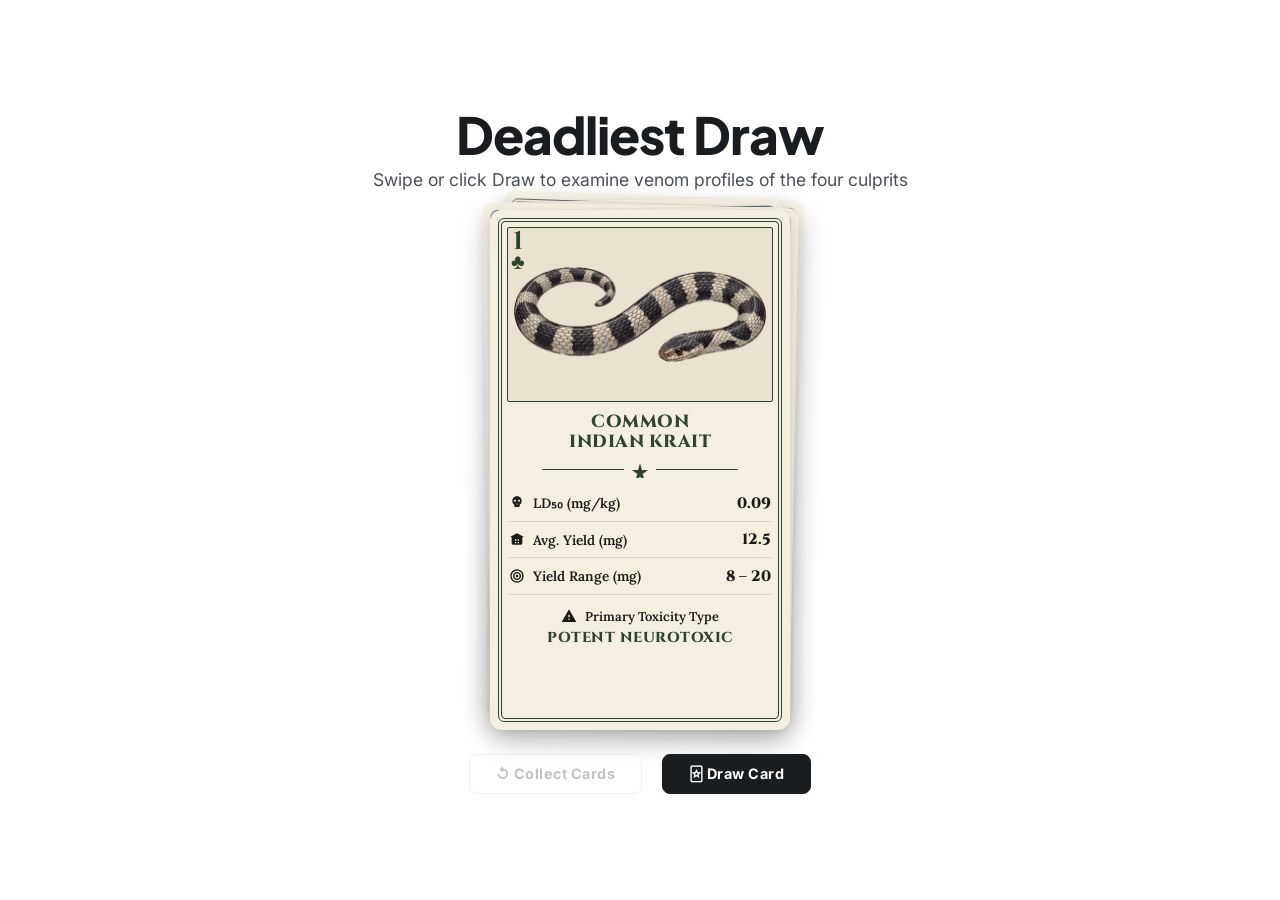
<file: gemini-code-1785463670318.html>
<!DOCTYPE html>
<html lang="en">
<head>
    <meta charset="UTF-8">
    <meta name="viewport" content="width=device-width, initial-scale=1.0">
    <base href="./">
    <title>Deadliest Draw | India's Big Four</title>
    <!-- Google Fonts: Google Sans Flex, Plus Jakarta Sans, Inter, Cinzel & Lora for card interior -->
    <link rel="preconnect" href="https://fonts.googleapis.com">
    <link rel="preconnect" href="https://fonts.gstatic.com" crossorigin>
    <link href="https://fonts.googleapis.com/css2?family=Google+Sans+Flex:wght@400;500;600;700;800&family=Plus+Jakarta+Sans:wght@400;500;600;700;800&family=Inter:wght@400;500;600;700&family=Cinzel:wght@600;700;800&family=Lora:ital,wght@0,400;0,600;0,700;1,400&display=swap" rel="stylesheet">
    
    <style>
        :root {
            --bg-page: #ffffff;
            --card-paper: #f4efdf;
            --card-inner: #f9f5e9;
            --text-dark: #1a1a1a;
            
            /* Theme Colors */
            --krait-green: #2d452f;
            --viper-red: #8b3a2f;
            --cobra-blue: #1c365d;
            --russell-grey: #4a4b4c;
        }

        * {
            box-sizing: border-box;
            margin: 0;
            padding: 0;
        }

        body {
            font-family: 'Google Sans Flex', 'Plus Jakarta Sans', 'Inter', sans-serif;
            background-color: #ffffff;
            min-height: 100vh;
            display: flex;
            flex-direction: column;
            align-items: center;
            justify-content: center;
            overflow: hidden;
            color: #1A1D20;
            padding: 1.5rem 1rem;
        }

        /* Header */
        header {
            text-align: center;
            margin-bottom: 1.25rem;
            z-index: 10;
        }

        h1 {
            font-family: 'Google Sans Flex', 'Plus Jakarta Sans', sans-serif;
            font-size: clamp(2.2rem, 4.5vw, 3.2rem);
            font-weight: 800;
            letter-spacing: -0.02em;
            color: #1A1D20;
            line-height: 1.1;
        }

        .header-sub {
            font-family: 'Google Sans Flex', 'Inter', sans-serif;
            font-size: clamp(0.95rem, 1.8vw, 1.1rem);
            font-weight: 400;
            color: #4A5056;
            margin-top: 0.4rem;
        }

        /* Compact Stage & Card Dimensions */
        .stage {
            position: relative;
            width: 300px;
            height: 520px; /* Compact height */
            perspective: 1200px;
        }

        /* The Card */
        .card {
            position: absolute;
            top: 0;
            left: 0;
            width: 100%;
            height: 100%;
            background-color: var(--card-paper);
            border-radius: 12px;
            box-shadow: 
                0 2px 8px rgba(0,0,0,0.06),
                0 12px 28px rgba(0,0,0,0.12);
            transition: transform 0.5s cubic-bezier(0.34, 1.56, 0.64, 1), opacity 0.4s ease, box-shadow 0.4s ease;
            user-select: none;
            touch-action: none;
            cursor: grab;
            display: flex;
            justify-content: center;
            align-items: center;
            will-change: transform;
            color: var(--text-dark);
            padding: 8px;
        }

        .card:active {
            cursor: grabbing;
        }

        /* Inner Borders */
        .card-inner {
            width: 100%;
            height: 100%;
            border: 1px solid currentColor;
            border-radius: 6px;
            position: relative;
            padding: 4px;
            display: flex;
            flex-direction: column;
        }

        .card-inner::before {
            content: '';
            position: absolute;
            width: calc(100% - 6px);
            height: calc(100% - 6px);
            border: 1.5px solid currentColor;
            top: 2px; left: 2px;
            pointer-events: none;
            border-radius: 4px;
        }

        /* Top Corner Rank */
        .corner {
            position: absolute;
            top: 10px;
            left: 12px;
            display: flex;
            flex-direction: column;
            align-items: center;
            line-height: 1;
            font-family: 'Cinzel', serif;
            z-index: 2;
        }

        .corner .value {
            font-size: 1.6rem;
            font-weight: 700;
        }

        .corner .suit {
            font-size: 1.3rem;
            margin-top: -2px;
        }

        /* Card Art */
        .card-art {
            width: calc(100% - 8px);
            height: 175px; /* Compact height */
            margin: 4px auto 0;
            border: 1.5px solid currentColor;
            border-radius: 2px;
            overflow: hidden;
            position: relative;
            background: #eae2d0;
        }

        .card-art img {
            width: 100%;
            height: 100%;
            object-fit: contain;
            padding: 6px;
            mix-blend-mode: multiply;
            filter: contrast(1.12) saturate(1.1);
        }

        /* Card Content */
        .card-content {
            padding: 0.6rem 0.4rem 0.4rem;
            display: flex;
            flex-direction: column;
            align-items: center;
            flex-grow: 1;
        }

        .card-name {
            font-family: 'Cinzel', serif;
            font-size: 1.1rem;
            font-weight: 800;
            text-align: center;
            line-height: 1.15;
            letter-spacing: 0.5px;
            margin-bottom: 0.35rem;
        }

        .divider {
            display: flex;
            align-items: center;
            width: 75%;
            margin: 0.25rem auto;
        }

        .divider::before, .divider::after {
            content: '';
            flex: 1;
            border-bottom: 1px solid currentColor;
        }

        .divider svg {
            width: 16px;
            height: 16px;
            margin: 0 8px;
            fill: currentColor;
        }

        /* Stats Table */
        .stats-table {
            width: 100%;
            margin-top: 0.25rem;
            font-size: 0.85rem;
            font-family: 'Lora', serif;
        }

        .stat-row {
            display: flex;
            align-items: center;
            padding: 0.45rem 0;
            border-bottom: 1px solid rgba(0,0,0,0.12);
        }

        .stat-row:last-child {
            border-bottom: none;
            flex-direction: column;
            align-items: center;
            margin-top: 0.35rem;
            gap: 0.2rem;
            padding-bottom: 0;
        }

        .stat-icon {
            width: 16px;
            height: 16px;
            fill: var(--text-dark);
            margin-right: 8px;
        }

        .stat-label {
            flex-grow: 1;
            font-weight: 600;
        }

        .stat-value {
            font-family: 'Cinzel', serif;
            font-weight: 800;
            font-size: 0.95rem;
        }

        .stat-row:last-child .stat-label {
            display: flex;
            align-items: center;
            justify-content: center;
            font-size: 0.8rem;
        }

        .stat-row:last-child .stat-value {
            text-transform: uppercase;
            text-align: center;
            font-size: 0.9rem;
            letter-spacing: 0.5px;
        }

        /* Color Themes */
        .theme-krait { color: var(--krait-green); }
        .theme-krait .stat-row:last-child .stat-value { color: var(--krait-green); }
        
        .theme-viper { color: var(--viper-red); }
        .theme-viper .stat-row:last-child .stat-value { color: var(--viper-red); }
        
        .theme-cobra { color: var(--cobra-blue); }
        .theme-cobra .stat-row:last-child .stat-value { color: var(--cobra-blue); }
        
        .theme-russell { color: var(--russell-grey); }
        .theme-russell .stat-row:last-child .stat-value { color: var(--text-dark); }

        .stat-icon, .stat-label { color: var(--text-dark); }

        /* Stacking & Discard Logic */
        .card.in-deck[data-index="0"] { z-index: 4; transform: translate(0, 0) rotate(0deg); opacity: 1; pointer-events: auto; }
        .card.in-deck[data-index="1"] { z-index: 3; transform: translate(4px, -5px) rotate(1deg); opacity: 0.95; pointer-events: none; }
        .card.in-deck[data-index="2"] { z-index: 2; transform: translate(-3px, -10px) rotate(-1deg); opacity: 0.9; pointer-events: none; }
        .card.in-deck[data-index="3"] { z-index: 1; transform: translate(5px, -15px) rotate(2deg); opacity: 0.85; pointer-events: none; }

        .card.discarded {
            pointer-events: none;
            opacity: 0.9;
        }

        /* Controls */
        .controls {
            margin-top: 1.5rem;
            display: flex;
            gap: 1.25rem;
            z-index: 10;
        }

        .btn {
            background: #ffffff;
            border: 1.5px solid #CBD5E1;
            color: #4A5056;
            padding: 0.65rem 1.6rem;
            font-family: 'Google Sans Flex', 'Inter', sans-serif;
            font-size: 0.9rem;
            font-weight: 700;
            letter-spacing: 0.5px;
            border-radius: 8px;
            cursor: pointer;
            transition: all 0.25s ease;
            box-shadow: 0 2px 6px rgba(0,0,0,0.04);
        }

        .btn-primary {
            background: #1A1D20;
            border-color: #1A1D20;
            color: #ffffff;
        }

        .btn-primary:hover:not(:disabled) {
            background: #2D3136;
            border-color: #2D3136;
            transform: translateY(-1px);
        }

        .btn:hover:not(:disabled):not(.btn-primary) {
            background: #F8FAFC;
            color: #1A1D20;
            border-color: #94A3B8;
            transform: translateY(-1px);
        }

        .btn:disabled {
            opacity: 0.35;
            cursor: not-allowed;
            box-shadow: none;
            transform: none !important;
        }
    </style>
</head>
<body>

    <header>
        <h1>Deadliest Draw</h1>
        <p class="header-sub">Swipe or click Draw to examine venom profiles of the four culprits</p>
    </header>

    <div class="stage" id="cardStack">

        <!-- Card 1: Common Indian Krait -->
        <div class="card in-deck theme-krait" data-card-id="1">
            <div class="card-inner">
                <div class="corner"><span class="value">1</span><span class="suit">♣</span></div>
                <div class="card-art"><img src="./assets/krait.png" alt="Common Indian Krait"></div>
                <div class="card-content">
                    <h2 class="card-name">COMMON<br>INDIAN KRAIT</h2>
                    <div class="divider"><svg viewBox="0 0 24 24"><path d="M12 2L15 12L24 12L16 18L19 28L12 22L5 28L8 18L0 12L9 12Z"/></svg></div>
                    
                    <div class="stats-table">
                        <div class="stat-row">
                            <svg class="stat-icon" viewBox="0 0 24 24"><path d="M12 2C8.13 2 5 5.13 5 9c0 2.38 1.19 4.47 3 5.74V17c0 .55.45 1 1 1h6c.55 0 1-.45 1-1v-2.26c1.81-1.27 3-3.36 3-5.74 0-3.87-3.13-7-7-7zm-3 8c-.83 0-1.5-.67-1.5-1.5S8.17 7 9 7s1.5.67 1.5 1.5S9.83 10 9 10zm6 0c-.83 0-1.5-.67-1.5-1.5S14.17 7 15 7s1.5.67 1.5 1.5S15.83 10 15 10zm-1 4h-4v-1h4v1z"/></svg>
                            <span class="stat-label">LD₅₀ (mg/kg)</span>
                            <span class="stat-value" style="color: var(--text-dark)">0.09</span>
                        </div>
                        <div class="stat-row">
                            <svg class="stat-icon" viewBox="0 0 24 24"><path d="M12 2L2 7l2 1v9c0 1.1.9 2 2 2h12c1.1 0 2-.9 2-2V8l2-1-10-5zm-1 15H9v-2h2v2zm0-4H9v-2h2v2zm4 4h-2v-2h2v2zm0-4h-2v-2h2v2z"/></svg>
                            <span class="stat-label">Avg. Yield (mg)</span>
                            <span class="stat-value" style="color: var(--text-dark)">12.5</span>
                        </div>
                        <div class="stat-row">
                            <svg class="stat-icon" viewBox="0 0 24 24"><path d="M12 2C6.48 2 2 6.48 2 12s4.48 10 10 10 10-4.48 10-10S17.52 2 12 2zm0 18c-4.41 0-8-3.59-8-8s3.59-8 8-8 8 3.59 8 8-3.59 8-8 8zm0-14c-3.31 0-6 2.69-6 6s2.69 6 6 6 6-2.69 6-6-2.69-6-6-6zm0 10c-2.21 0-4-1.79-4-4s1.79-4 4-4 4 1.79 4 4-1.79 4-4 4zm0-6c-1.1 0-2 .9-2 2s.9 2 2 2 2-.9 2-2-.9-2-2-2z"/></svg>
                            <span class="stat-label">Yield Range (mg)</span>
                            <span class="stat-value" style="color: var(--text-dark)">8 – 20</span>
                        </div>
                        <div class="stat-row">
                            <span class="stat-label">
                                <svg class="stat-icon" viewBox="0 0 24 24"><path d="M1 21h22L12 2 1 21zm12-3h-2v-2h2v2zm0-4h-2v-4h2v4z"/></svg>
                                Primary Toxicity Type
                            </span>
                            <span class="stat-value">POTENT NEUROTOXIC</span>
                        </div>
                    </div>
                </div>
            </div>
        </div>

        <!-- Card 2: Saw-scaled Viper -->
        <div class="card in-deck theme-viper" data-card-id="2">
            <div class="card-inner">
                <div class="corner"><span class="value">2</span><span class="suit">♥</span></div>
                <div class="card-art"><img src="./assets/saw_scaled_viper.png" alt="Saw-scaled Viper"></div>
                <div class="card-content">
                    <h2 class="card-name">SAW-SCALED<br>VIPER</h2>
                    <div class="divider"><svg viewBox="0 0 24 24"><path d="M12 2L15 12L24 12L16 18L19 28L12 22L5 28L8 18L0 12L9 12Z"/></svg></div>
                    
                    <div class="stats-table">
                        <div class="stat-row">
                            <svg class="stat-icon" viewBox="0 0 24 24"><path d="M12 2C8.13 2 5 5.13 5 9c0 2.38 1.19 4.47 3 5.74V17c0 .55.45 1 1 1h6c.55 0 1-.45 1-1v-2.26c1.81-1.27 3-3.36 3-5.74 0-3.87-3.13-7-7-7zm-3 8c-.83 0-1.5-.67-1.5-1.5S8.17 7 9 7s1.5.67 1.5 1.5S9.83 10 9 10zm6 0c-.83 0-1.5-.67-1.5-1.5S14.17 7 15 7s1.5.67 1.5 1.5S15.83 10 15 10zm-1 4h-4v-1h4v1z"/></svg>
                            <span class="stat-label">LD₅₀ (mg/kg)</span>
                            <span class="stat-value" style="color: var(--text-dark)">0.15 – 0.24</span>
                        </div>
                        <div class="stat-row">
                            <svg class="stat-icon" viewBox="0 0 24 24"><path d="M12 2L2 7l2 1v9c0 1.1.9 2 2 2h12c1.1 0 2-.9 2-2V8l2-1-10-5zm-1 15H9v-2h2v2zm0-4H9v-2h2v2zm4 4h-2v-2h2v2zm0-4h-2v-2h2v2z"/></svg>
                            <span class="stat-label">Avg. Yield (mg)</span>
                            <span class="stat-value" style="color: var(--text-dark)">14.0</span>
                        </div>
                        <div class="stat-row">
                            <svg class="stat-icon" viewBox="0 0 24 24"><path d="M12 2C6.48 2 2 6.48 2 12s4.48 10 10 10 10-4.48 10-10S17.52 2 12 2zm0 18c-4.41 0-8-3.59-8-8s3.59-8 8-8 8 3.59 8 8-3.59 8-8 8zm0-14c-3.31 0-6 2.69-6 6s2.69 6 6 6 6-2.69 6-6-2.69-6-6-6zm0 10c-2.21 0-4-1.79-4-4s1.79-4 4-4 4 1.79 4 4-1.79 4-4 4zm0-6c-1.1 0-2 .9-2 2s.9 2 2 2 2-.9 2-2-.9-2-2-2z"/></svg>
                            <span class="stat-label">Yield Range (mg)</span>
                            <span class="stat-value" style="color: var(--text-dark)">5 – 20</span>
                        </div>
                        <div class="stat-row">
                            <span class="stat-label">
                                <svg class="stat-icon" viewBox="0 0 24 24"><path d="M1 21h22L12 2 1 21zm12-3h-2v-2h2v2zm0-4h-2v-4h2v4z"/></svg>
                                Primary Toxicity Type
                            </span>
                            <span class="stat-value">POTENT HEMOTOXIC</span>
                        </div>
                    </div>
                </div>
            </div>
        </div>

        <!-- Card 3: Indian Cobra -->
        <div class="card in-deck theme-cobra" data-card-id="3">
            <div class="card-inner">
                <div class="corner"><span class="value">3</span><span class="suit">♠</span></div>
                <div class="card-art"><img src="./assets/indian_cobra.png" alt="Indian Cobra"></div>
                <div class="card-content">
                    <h2 class="card-name">INDIAN<br>COBRA</h2>
                    <div class="divider"><svg viewBox="0 0 24 24"><path d="M12 2L15 12L24 12L16 18L19 28L12 22L5 28L8 18L0 12L9 12Z"/></svg></div>
                    
                    <div class="stats-table">
                        <div class="stat-row">
                            <svg class="stat-icon" viewBox="0 0 24 24"><path d="M12 2C8.13 2 5 5.13 5 9c0 2.38 1.19 4.47 3 5.74V17c0 .55.45 1 1 1h6c.55 0 1-.45 1-1v-2.26c1.81-1.27 3-3.36 3-5.74 0-3.87-3.13-7-7-7zm-3 8c-.83 0-1.5-.67-1.5-1.5S8.17 7 9 7s1.5.67 1.5 1.5S9.83 10 9 10zm6 0c-.83 0-1.5-.67-1.5-1.5S14.17 7 15 7s1.5.67 1.5 1.5S15.83 10 15 10zm-1 4h-4v-1h4v1z"/></svg>
                            <span class="stat-label">LD₅₀ (mg/kg)</span>
                            <span class="stat-value" style="color: var(--text-dark)">0.28 – 0.56</span>
                        </div>
                        <div class="stat-row">
                            <svg class="stat-icon" viewBox="0 0 24 24"><path d="M12 2L2 7l2 1v9c0 1.1.9 2 2 2h12c1.1 0 2-.9 2-2V8l2-1-10-5zm-1 15H9v-2h2v2zm0-4H9v-2h2v2zm4 4h-2v-2h2v2zm0-4h-2v-2h2v2z"/></svg>
                            <span class="stat-label">Avg. Yield (mg)</span>
                            <span class="stat-value" style="color: var(--text-dark)">190.0</span>
                        </div>
                        <div class="stat-row">
                            <svg class="stat-icon" viewBox="0 0 24 24"><path d="M12 2C6.48 2 2 6.48 2 12s4.48 10 10 10 10-4.48 10-10S17.52 2 12 2zm0 18c-4.41 0-8-3.59-8-8s3.59-8 8-8 8 3.59 8 8-3.59 8-8 8zm0-14c-3.31 0-6 2.69-6 6s2.69 6 6 6 6-2.69 6-6-2.69-6-6-6zm0 10c-2.21 0-4-1.79-4-4s1.79-4 4-4 4 1.79 4 4-1.79 4-4 4zm0-6c-1.1 0-2 .9-2 2s.9 2 2 2 2-.9 2-2-.9-2-2-2z"/></svg>
                            <span class="stat-label">Yield Range (mg)</span>
                            <span class="stat-value" style="color: var(--text-dark)">150 – 250</span>
                        </div>
                        <div class="stat-row">
                            <span class="stat-label">
                                <svg class="stat-icon" viewBox="0 0 24 24"><path d="M1 21h22L12 2 1 21zm12-3h-2v-2h2v2zm0-4h-2v-4h2v4z"/></svg>
                                Primary Toxicity Type
                            </span>
                            <span class="stat-value">POST-SYNAPTIC NEUROTOXIC</span>
                        </div>
                    </div>
                </div>
            </div>
        </div>

        <!-- Card 4: Russell's Viper -->
        <div class="card in-deck theme-russell" data-card-id="4">
            <div class="card-inner">
                <div class="corner"><span class="value">4</span><span class="suit">♦</span></div>
                <div class="card-art"><img src="./assets/russells_viper.png" alt="Russell's Viper"></div>
                <div class="card-content">
                    <h2 class="card-name">RUSSELL'S<br>VIPER</h2>
                    <div class="divider"><svg viewBox="0 0 24 24"><path d="M12 2L15 12L24 12L16 18L19 28L12 22L5 28L8 18L0 12L9 12Z"/></svg></div>
                    
                    <div class="stats-table">
                        <div class="stat-row">
                            <svg class="stat-icon" viewBox="0 0 24 24"><path d="M12 2C8.13 2 5 5.13 5 9c0 2.38 1.19 4.47 3 5.74V17c0 .55.45 1 1 1h6c.55 0 1-.45 1-1v-2.26c1.81-1.27 3-3.36 3-5.74 0-3.87-3.13-7-7-7zm-3 8c-.83 0-1.5-.67-1.5-1.5S8.17 7 9 7s1.5.67 1.5 1.5S9.83 10 9 10zm6 0c-.83 0-1.5-.67-1.5-1.5S14.17 7 15 7s1.5.67 1.5 1.5S15.83 10 15 10zm-1 4h-4v-1h4v1z"/></svg>
                            <span class="stat-label">LD₅₀ (mg/kg)</span>
                            <span class="stat-value" style="color: var(--text-dark)">0.40 – 0.75</span>
                        </div>
                        <div class="stat-row">
                            <svg class="stat-icon" viewBox="0 0 24 24"><path d="M12 2L2 7l2 1v9c0 1.1.9 2 2 2h12c1.1 0 2-.9 2-2V8l2-1-10-5zm-1 15H9v-2h2v2zm0-4H9v-2h2v2zm4 4h-2v-2h2v2zm0-4h-2v-2h2v2z"/></svg>
                            <span class="stat-label">Avg. Yield (mg)</span>
                            <span class="stat-value" style="color: var(--text-dark)">170.0</span>
                        </div>
                        <div class="stat-row">
                            <svg class="stat-icon" viewBox="0 0 24 24"><path d="M12 2C6.48 2 2 6.48 2 12s4.48 10 10 10 10-4.48 10-10S17.52 2 12 2zm0 18c-4.41 0-8-3.59-8-8s3.59-8 8-8 8 3.59 8 8-3.59 8-8 8zm0-14c-3.31 0-6 2.69-6 6s2.69 6 6 6 6-2.69 6-6-2.69-6-6-6zm0 10c-2.21 0-4-1.79-4-4s1.79-4 4-4 4 1.79 4 4-1.79 4-4 4zm0-6c-1.1 0-2 .9-2 2s.9 2 2 2 2-.9 2-2-.9-2-2-2z"/></svg>
                            <span class="stat-label">Yield Range (mg)</span>
                            <span class="stat-value" style="color: var(--text-dark)">130 – 250</span>
                        </div>
                        <div class="stat-row">
                            <span class="stat-label">
                                <svg class="stat-icon" viewBox="0 0 24 24"><path d="M1 21h22L12 2 1 21zm12-3h-2v-2h2v2zm0-4h-2v-4h2v4z"/></svg>
                                Primary Toxicity Type
                            </span>
                            <span class="stat-value">CYTOTOXIC &amp; HEMOTOXIC</span>
                        </div>
                    </div>
                </div>
            </div>
        </div>

    </div>

    <div class="controls">
        <button class="btn btn-secondary" id="collectBtn" disabled>↺ Collect Cards</button>
        <button class="btn btn-primary" id="drawBtn">🃟 Draw Card</button>
    </div>

    <script>
        const cards = Array.from(document.querySelectorAll('.card'));
        const drawBtn = document.getElementById('drawBtn');
        const collectBtn = document.getElementById('collectBtn');

        let deck = [0, 1, 2, 3];
        let discarded = [];

        function updateDeckLayout() {
            deck.forEach((cardIdx, stackIndex) => {
                const card = cards[cardIdx];
                card.classList.remove('discarded');
                card.classList.add('in-deck');
                card.style.transform = ''; 
                card.style.zIndex = '';
                card.setAttribute('data-index', stackIndex);
            });

            drawBtn.disabled = deck.length === 0;
            collectBtn.disabled = discarded.length === 0;
        }

        function throwToDiscardPile(card) {
            card.classList.remove('in-deck');
            card.classList.add('discarded');
            
            // Move card neatly to the right
            const offsetX = window.innerWidth > 600 ? 320 : window.innerWidth / 2 + 40;
            const randomY = (Math.random() - 0.5) * 20;
            const randomRot = (Math.random() - 0.5) * 16 + 8;
            
            card.style.transform = `translate(${offsetX}px, ${randomY}px) rotate(${randomRot}deg) scale(0.92)`;
            card.style.zIndex = discarded.length; 
        }

        function drawCard() {
            if (deck.length === 0) return;

            const topCardIdx = deck.shift();
            discarded.push(topCardIdx);
            
            const topCard = cards[topCardIdx];
            throwToDiscardPile(topCard);
            
            updateDeckLayout();
        }

        function collectCards() {
            if (discarded.length === 0) return;
            
            deck = [...discarded.reverse(), ...deck];
            discarded = [];
            
            updateDeckLayout();
        }

        drawBtn.addEventListener('click', drawCard);
        collectBtn.addEventListener('click', collectCards);

        // Touch and Drag Logic
        let startX = 0;
        let startY = 0;
        let currentX = 0;
        let currentY = 0;
        let isDragging = false;

        function handleStart(e) {
            if (deck.length === 0) return;
            const topCard = cards[deck[0]];
            if (e.target.closest('.card') !== topCard) return;

            isDragging = true;
            startX = e.type.includes('touch') ? e.touches[0].clientX : e.clientX;
            startY = e.type.includes('touch') ? e.touches[0].clientY : e.clientY;
            topCard.style.transition = 'none';
        }

        function handleMove(e) {
            if (!isDragging) return;
            currentX = e.type.includes('touch') ? e.touches[0].clientX : e.clientX;
            currentY = e.type.includes('touch') ? e.touches[0].clientY : e.clientY;
            
            const diffX = currentX - startX;
            const diffY = currentY - startY;
            const topCard = cards[deck[0]];
            
            topCard.style.transform = `translate(${diffX}px, ${diffY}px) rotate(${diffX * 0.05}deg)`;
        }

        function handleEnd() {
            if (!isDragging) return;
            isDragging = false;
            
            const diffX = currentX - startX;
            const topCard = cards[deck[0]];
            
            topCard.style.transition = 'transform 0.5s cubic-bezier(0.34, 1.56, 0.64, 1), opacity 0.4s ease, box-shadow 0.4s ease';

            if (Math.abs(diffX) > 100) {
                drawCard();
            } else {
                topCard.style.transform = '';
            }
            
            startX = 0;
            currentX = 0;
        }

        const stage = document.getElementById('cardStack');
        stage.addEventListener('touchstart', handleStart, {passive: false});
        window.addEventListener('touchmove', handleMove, {passive: false});
        window.addEventListener('touchend', handleEnd);

        stage.addEventListener('mousedown', handleStart);
        window.addEventListener('mousemove', handleMove);
        window.addEventListener('mouseup', handleEnd);

        updateDeckLayout();
    </script>
</body>
</html>
</file>
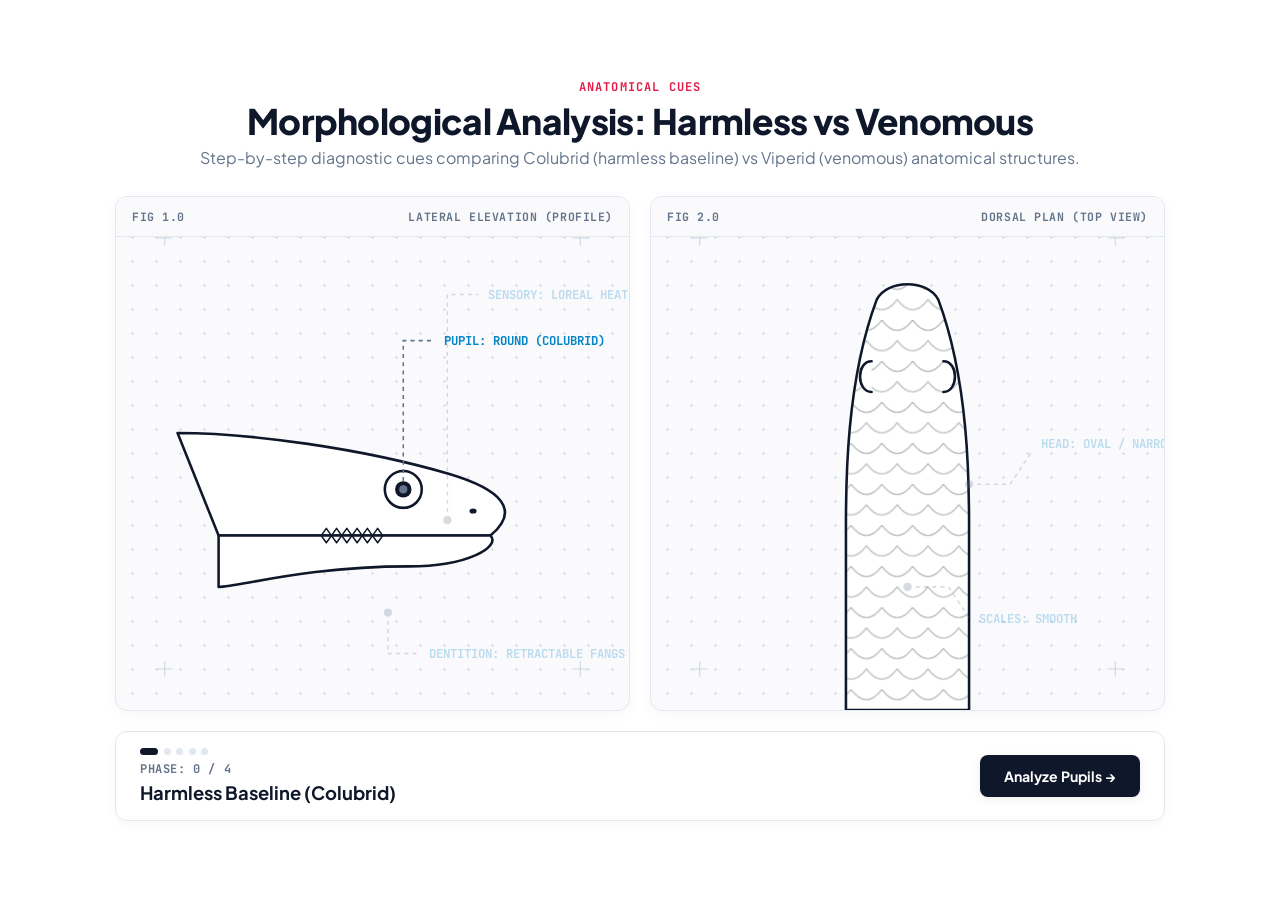
<file: gemini-code-1785468647709.html>
<!DOCTYPE html>
<html lang="en">
<head>
    <meta charset="UTF-8">
    <meta name="viewport" content="width=device-width, initial-scale=1.0">
    <title>Morphological Analysis: Harmless vs Venomous</title>
    
    <!-- Google Fonts: Google Sans Flex, Plus Jakarta Sans, Inter, JetBrains Mono -->
    <link rel="preconnect" href="https://fonts.googleapis.com">
    <link rel="preconnect" href="https://fonts.gstatic.com" crossorigin>
    <link href="https://fonts.googleapis.com/css2?family=Google+Sans+Flex:wght@400;500;600;700;800&family=Plus+Jakarta+Sans:wght@500;600;700;800&family=Inter:wght@400;500;600;700&family=JetBrains+Mono:wght@400;600;700&display=swap" rel="stylesheet">
    
    <style>
        :root {
            --bg-page: #FFFFFF;
            --bg-canvas: #FAFAFC;
            --ink-main: #0F172A;
            --ink-muted: #64748B;
            --ink-grid: #F1F5F9;
            --border-line: #E2E8F0;
            --accent-danger: #E11D48;
            --accent-safe: #0284C7;
            --font-sans: 'Google Sans Flex', 'Plus Jakarta Sans', 'Inter', sans-serif;
            --font-mono: 'JetBrains Mono', monospace;
        }

        * {
            box-sizing: border-box;
            margin: 0;
            padding: 0;
        }

        body {
            background-color: var(--bg-page);
            color: var(--ink-main);
            font-family: var(--font-sans);
            min-height: 100vh;
            display: flex;
            flex-direction: column;
            align-items: center;
            justify-content: center;
            padding: 1.5rem 1rem;
            -webkit-font-smoothing: antialiased;
        }

        .dashboard {
            max-width: 1050px;
            width: 100%;
            display: flex;
            flex-direction: column;
            gap: 1.25rem;
        }

        header {
            text-align: center;
            margin-bottom: 0.5rem;
        }

        .kicker {
            font-family: var(--font-mono);
            font-size: 0.75rem;
            font-weight: 700;
            text-transform: uppercase;
            letter-spacing: 0.1em;
            color: var(--accent-danger);
            margin-bottom: 0.35rem;
        }

        header h1 {
            font-family: var(--font-sans);
            font-size: clamp(1.5rem, 3.5vw, 2.2rem);
            font-weight: 800;
            letter-spacing: -0.02em;
            color: var(--ink-main);
            line-height: 1.15;
        }

        header p.subtitle {
            font-size: clamp(0.88rem, 1.8vw, 1rem);
            color: var(--ink-muted);
            margin-top: 0.35rem;
            font-weight: 400;
        }

        /* SVG Panels Grid */
        .views-container {
            display: grid;
            grid-template-columns: 1fr 1fr;
            gap: 1.25rem;
        }

        .view-panel {
            background: var(--bg-canvas);
            border: 1px solid var(--border-line);
            border-radius: 12px;
            position: relative;
            box-shadow: 0 4px 16px rgba(0,0,0,0.03);
            display: flex;
            flex-direction: column;
            overflow: hidden;
        }

        .view-header {
            position: absolute;
            top: 0;
            left: 0;
            width: 100%;
            padding: 0.75rem 1rem;
            display: flex;
            justify-content: space-between;
            border-bottom: 1px solid var(--border-line);
            font-family: var(--font-mono);
            font-size: 0.72rem;
            font-weight: 700;
            color: var(--ink-muted);
            background: rgba(250, 250, 252, 0.9);
            backdrop-filter: blur(4px);
            z-index: 10;
            letter-spacing: 0.05em;
        }

        /* SVG Canvas & Vector Technical Drawings */
        .svg-canvas {
            width: 100%;
            height: auto;
            display: block;
            background-image: 
                radial-gradient(#CBD5E1 1px, transparent 1px);
            background-size: 24px 24px;
            background-position: center center;
        }

        .crosshair {
            stroke: #CBD5E1;
            stroke-width: 1;
            fill: none;
        }

        .stroke-thick {
            fill: none;
            stroke: var(--ink-main);
            stroke-width: 2.5;
            stroke-linecap: round;
            stroke-linejoin: round;
        }

        .stroke-thin {
            fill: none;
            stroke: var(--ink-main);
            stroke-width: 1.5;
            stroke-linecap: round;
            stroke-linejoin: round;
        }

        .anim-morph {
            transition: d 0.6s cubic-bezier(0.34, 1.3, 0.64, 1), transform 0.6s cubic-bezier(0.34, 1.3, 0.64, 1);
        }

        .anim-fade {
            transition: opacity 0.45s ease;
        }

        .fill-solid { fill: #FFFFFF; }
        .fill-ink { fill: var(--ink-main); }

        /* Guide Lines & Annotations */
        .guide-line {
            fill: none;
            stroke: var(--ink-muted);
            stroke-width: 1.5;
            stroke-dasharray: 4 4;
            transition: stroke 0.4s ease, opacity 0.4s ease;
        }

        .guide-dot {
            fill: var(--ink-muted);
            transition: fill 0.4s ease, transform 0.4s ease;
        }

        .annotation-group {
            opacity: 0.25;
            transition: opacity 0.4s ease;
        }

        .annotation-group.active {
            opacity: 1;
        }

        .annotation-text {
            font-family: var(--font-mono);
            font-size: 12px;
            font-weight: 700;
            fill: var(--accent-safe);
            transition: fill 0.4s ease;
        }

        .is-venomous .guide-line { stroke: var(--accent-danger); }
        .is-venomous .guide-dot { fill: var(--accent-danger); }
        .is-venomous .annotation-text { fill: var(--accent-danger); }

        /* Modern Action Bar & Controls */
        .controls {
            display: flex;
            align-items: center;
            justify-content: space-between;
            background: #FFFFFF;
            border: 1px solid var(--border-line);
            border-radius: 12px;
            padding: 1rem 1.5rem;
            box-shadow: 0 4px 12px rgba(0,0,0,0.03);
            flex-wrap: wrap;
            gap: 1rem;
        }

        .status-block {
            display: flex;
            flex-direction: column;
            gap: 0.2rem;
        }

        .step-dots {
            display: flex;
            gap: 0.35rem;
            margin-bottom: 0.2rem;
        }

        .dot {
            width: 7px;
            height: 7px;
            border-radius: 50%;
            background: #E2E8F0;
            transition: all 0.3s ease;
        }

        .dot.active {
            background: var(--ink-main);
            width: 18px;
            border-radius: 4px;
        }

        .step-indicator {
            font-family: var(--font-mono);
            font-size: 0.75rem;
            font-weight: 700;
            color: var(--ink-muted);
            text-transform: uppercase;
            letter-spacing: 0.05em;
        }

        .step-title {
            font-size: 1.15rem;
            font-weight: 700;
            color: var(--ink-main);
        }

        .btn {
            background: var(--ink-main);
            color: #FFFFFF;
            border: none;
            padding: 0.75rem 1.5rem;
            font-family: var(--font-sans);
            font-size: 0.88rem;
            font-weight: 700;
            border-radius: 8px;
            cursor: pointer;
            transition: all 0.25s ease;
            box-shadow: 0 2px 8px rgba(0,0,0,0.08);
            display: flex;
            align-items: center;
            gap: 0.5rem;
        }

        .btn:hover {
            background: #334155;
            transform: translateY(-1px);
        }

        .btn:active {
            transform: translateY(1px);
        }

        @media (max-width: 768px) {
            .views-container { grid-template-columns: 1fr; }
            .controls { flex-direction: column; align-items: flex-start; }
            .btn { width: 100%; justify-content: center; }
        }
    </style>
</head>
<body>

    <div class="dashboard">
        <header>
            <div class="kicker">Anatomical Cues</div>
            <h1>Morphological Analysis: Harmless vs Venomous</h1>
            <p class="subtitle">Step-by-step diagnostic cues comparing Colubrid (harmless baseline) vs Viperid (venomous) anatomical structures.</p>
        </header>

        <div class="views-container">
            <!-- ELEVATION VIEW (Side Profile) -->
            <div class="view-panel">
                <div class="view-header">
                    <span>FIG 1.0</span>
                    <span>LATERAL ELEVATION (PROFILE)</span>
                </div>
                
                <svg viewBox="0 0 500 500" class="svg-canvas" id="elevSvg">
                    <!-- Crosshair Targets -->
                    <path class="crosshair" d="M 40,40 L 55,40 M 47.5,32.5 L 47.5,47.5" />
                    <path class="crosshair" d="M 460,40 L 445,40 M 452.5,32.5 L 452.5,47.5" />
                    <path class="crosshair" d="M 40,460 L 55,460 M 47.5,452.5 L 47.5,467.5" />
                    <path class="crosshair" d="M 460,460 L 445,460 M 452.5,452.5 L 452.5,467.5" />

                    <!-- Base Body & Jaw Anatomy -->
                    <g transform="translate(0, 80)">
                        <!-- Upper Head Curve (Sleek accurate stroke) -->
                        <path id="elevUpperHead" class="stroke-thick fill-solid" 
                              d="M 60,150 C 130,150 240,165 325,190 C 375,205 395,225 365,250 L 100,250 L 60,150 Z" />
                        
                        <!-- Lower Jaw (Hinged to open mouth naturally) -->
                        <g id="elevLowerJaw" class="anim-morph" style="transform-origin: 100px 250px; transform: rotate(0deg);">
                            <path class="stroke-thick fill-solid" 
                                  d="M 100,250 L 365,250 C 375,260 345,280 285,280 C 185,280 120,300 100,300 Z" />
                            <!-- Harmless Lower Teeth -->
                            <path class="stroke-thin" d="M 200,250 L 205,243 L 210,250 L 215,243 L 220,250 L 225,243 L 230,250 L 235,243 L 240,250 L 245,243 L 250,250 L 255,243 L 260,250" />
                        </g>

                        <!-- Retractable Venomous Fangs -->
                        <path id="elevFangs" class="stroke-thick fill-solid anim-fade" opacity="0"
                              d="M 285,250 Q 278,320 252,332 Q 268,300 300,250 Z" style="fill: var(--accent-danger);" />
                        
                        <!-- Harmless Upper Row Teeth -->
                        <path id="elevTeeth" class="stroke-thin anim-fade" opacity="1"
                              d="M 200,250 L 205,257 L 210,250 L 215,257 L 220,250 L 225,257 L 230,250 L 235,257 L 240,250 L 245,257 L 250,250 L 255,257 L 260,250" />

                        <!-- Eye Structure -->
                        <circle cx="280" cy="205" r="18" class="stroke-thick fill-solid" />
                        <ellipse id="elevPupil" cx="280" cy="205" rx="8" ry="8" class="fill-ink anim-morph" />

                        <!-- Nostril -->
                        <ellipse cx="348" cy="226" rx="3.5" ry="2.5" class="fill-ink" />

                        <!-- Loreal Heat-Sensing Pit -->
                        <path id="elevPit" class="stroke-thick anim-fade" opacity="0" fill="#FAFAFC"
                              d="M 318,232 C 323,227 333,227 328,242 C 318,242 313,237 318,232 Z" />
                        <ellipse id="elevPitShadow" cx="323" cy="235" rx="4.5" ry="3.5" fill="var(--accent-danger)" class="anim-fade" opacity="0" />
                    </g>

                    <!-- Guides & Callouts: Lateral View -->
                    <g id="anno-pupil" class="annotation-group active">
                        <polyline points="280,285 280,140 310,140" class="guide-line" />
                        <circle cx="280" cy="285" r="4" class="guide-dot" />
                        <text x="320" y="144" class="annotation-text">PUPIL: ROUND (COLUBRID)</text>
                    </g>

                    <g id="anno-fangs" class="annotation-group">
                        <polyline points="265,405 265,445 295,445" class="guide-line" />
                        <circle cx="265" cy="405" r="4" class="guide-dot" />
                        <text x="305" y="449" class="annotation-text">DENTITION: RETRACTABLE FANGS</text>
                    </g>

                    <g id="anno-pit" class="annotation-group">
                        <polyline points="323,315 323,95 353,95" class="guide-line" />
                        <circle cx="323" cy="315" r="4" class="guide-dot" />
                        <text x="363" y="99" class="annotation-text">SENSORY: LOREAL HEAT PIT</text>
                    </g>
                </svg>
            </div>

            <!-- PLAN VIEW (Dorsal / Top View) -->
            <div class="view-panel">
                <div class="view-header">
                    <span>FIG 2.0</span>
                    <span>DORSAL PLAN (TOP VIEW)</span>
                </div>

                <svg viewBox="0 0 500 500" class="svg-canvas" id="planSvg">
                    <path class="crosshair" d="M 40,40 L 55,40 M 47.5,32.5 L 47.5,47.5" />
                    <path class="crosshair" d="M 460,40 L 445,40 M 452.5,32.5 L 452.5,47.5" />
                    <path class="crosshair" d="M 40,460 L 55,460 M 47.5,452.5 L 47.5,467.5" />
                    <path class="crosshair" d="M 460,460 L 445,460 M 452.5,452.5 L 452.5,467.5" />

                    <defs>
                        <!-- Scale Texture Patterns -->
                        <pattern id="patSmooth" x="0" y="0" width="30" height="40" patternUnits="userSpaceOnUse">
                            <path d="M 0,20 Q 15,40 30,20" class="stroke-thin" opacity="0.25"/>
                            <path d="M 15,0 Q 30,20 45,0" class="stroke-thin" opacity="0.25"/>
                            <path d="M -15,0 Q 0,20 15,0" class="stroke-thin" opacity="0.25"/>
                        </pattern>

                        <pattern id="patKeeled" x="0" y="0" width="20" height="30" patternUnits="userSpaceOnUse">
                            <path d="M 10,0 L 20,15 L 10,30 L 0,15 Z" class="stroke-thin" opacity="0.35"/>
                            <line x1="10" y1="5" x2="10" y2="25" stroke="var(--ink-main)" stroke-width="2" opacity="0.65"/>
                            <path d="M 0,30 L 10,45 L 0,60 L -10,45 Z" class="stroke-thin" opacity="0.35"/>
                            <line x1="0" y1="35" x2="0" y2="55" stroke="var(--ink-main)" stroke-width="2" opacity="0.65"/>
                        </pattern>
                    </defs>

                    <!-- Morphing Head Silhouette (Accurate smooth vector Bezier paths) -->
                    <path id="planHeadBase" class="stroke-thick fill-solid anim-morph"
                          d="M 190,500 L 190,320 C 190,280 190,180 220,100 C 230,80 270,80 280,100 C 310,180 310,280 310,320 L 310,500 Z" />

                    <!-- Smooth vs Keeled Scale Overlays -->
                    <path id="planScalesSmooth" class="anim-fade" fill="url(#patSmooth)" opacity="1"
                          d="M 190,500 L 190,320 C 190,280 190,180 220,100 C 230,80 270,80 280,100 C 310,180 310,280 310,320 L 310,500 Z" />
                    
                    <path id="planScalesKeeled" class="anim-morph anim-fade" fill="url(#patKeeled)" opacity="0"
                          d="M 190,500 L 190,320 C 190,280 190,180 220,100 C 230,80 270,80 280,100 C 310,180 310,280 310,320 L 310,500 Z" />

                    <!-- Eyes Top View -->
                    <g id="planEyes" class="anim-morph" transform="translate(0,0)">
                        <path d="M 215,160 C 200,160 200,190 215,190" class="stroke-thick fill-solid" />
                        <path d="M 285,160 C 300,160 300,190 285,190" class="stroke-thick fill-solid" />
                    </g>

                    <!-- Guides & Callouts: Top View -->
                    <g id="anno-head" class="annotation-group">
                        <polyline points="310,280 350,280 370,250" class="guide-line" id="guide-head" />
                        <circle cx="310" cy="280" r="4" class="guide-dot" id="dot-head" />
                        <text x="380" y="245" class="annotation-text">HEAD: OVAL / NARROW</text>
                    </g>

                    <g id="anno-scales" class="annotation-group active">
                        <polyline points="250,380 290,380 310,410" class="guide-line" />
                        <circle cx="250" cy="380" r="4" class="guide-dot" />
                        <text x="320" y="415" class="annotation-text">SCALES: SMOOTH</text>
                    </g>
                </svg>
            </div>
        </div>

        <!-- Controls & Step Navigation Bar -->
        <div class="controls">
            <div class="status-block">
                <div class="step-dots">
                    <div class="dot active" id="dot0"></div>
                    <div class="dot" id="dot1"></div>
                    <div class="dot" id="dot2"></div>
                    <div class="dot" id="dot3"></div>
                    <div class="dot" id="dot4"></div>
                </div>
                <span class="step-indicator" id="stepCounter">Phase: 0 / 4</span>
                <span class="step-title" id="stepDesc">Harmless Baseline (Colubrid)</span>
            </div>
            <button class="btn" id="nextBtn">
                Analyze Pupils &rarr;
            </button>
        </div>
    </div>

    <script>
        const state = {
            step: 0,
            maxSteps: 4
        };

        const ui = {
            btn: document.getElementById('nextBtn'),
            counter: document.getElementById('stepCounter'),
            desc: document.getElementById('stepDesc'),
            
            // Elevation Elements
            elevPupil: document.getElementById('elevPupil'),
            elevLowerJaw: document.getElementById('elevLowerJaw'),
            elevTeeth: document.getElementById('elevTeeth'),
            elevFangs: document.getElementById('elevFangs'),
            elevPit: document.getElementById('elevPit'),
            elevPitShadow: document.getElementById('elevPitShadow'),
            
            // Plan Elements
            planHeadBase: document.getElementById('planHeadBase'),
            planScalesSmooth: document.getElementById('planScalesSmooth'),
            planScalesKeeled: document.getElementById('planScalesKeeled'),
            planEyes: document.getElementById('planEyes'),
            
            // Annotations
            annoPupil: document.getElementById('anno-pupil'),
            annoFangs: document.getElementById('anno-fangs'),
            annoPit: document.getElementById('anno-pit'),
            annoHead: document.getElementById('anno-head'),
            annoScales: document.getElementById('anno-scales')
        };

        // Smooth Bezier Vector Paths for Head Morphing
        const planHarmlessPath = "M 190,500 L 190,320 C 190,280 190,180 220,100 C 230,80 270,80 280,100 C 310,180 310,280 310,320 L 310,500 Z";
        const planVenomousPath = "M 210,500 L 210,320 C 130,280 130,180 220,100 C 230,80 270,80 280,100 C 370,180 370,280 290,320 L 290,500 Z";

        function updateStepDots(activeIdx) {
            for (let i = 0; i <= 4; i++) {
                const dot = document.getElementById(`dot${i}`);
                if (i === activeIdx) {
                    dot.classList.add('active');
                } else {
                    dot.classList.remove('active');
                }
            }
        }

        function activateAnnotation(groupEl, isVenomous, newText = null) {
            document.querySelectorAll('.annotation-group').forEach(el => el.classList.remove('active', 'is-venomous'));
            
            groupEl.classList.add('active');
            if (isVenomous) groupEl.classList.add('is-venomous');
            
            if (newText) {
                groupEl.querySelector('.annotation-text').textContent = newText;
            }
        }

        const steps = [
            {
                phase: "0 / 4",
                desc: "Harmless Baseline (Colubrid)",
                btnText: "Analyze Pupils &rarr;",
                run: () => {
                    // Reset Elevation
                    ui.elevPupil.setAttribute('rx', '8');
                    ui.elevPupil.setAttribute('ry', '8');
                    ui.elevLowerJaw.style.transform = 'rotate(0deg)';
                    ui.elevTeeth.style.opacity = '1';
                    ui.elevFangs.style.opacity = '0';
                    ui.elevPit.style.opacity = '0';
                    ui.elevPitShadow.style.opacity = '0';

                    // Reset Plan
                    ui.planHeadBase.setAttribute('d', planHarmlessPath);
                    ui.planScalesSmooth.setAttribute('d', planHarmlessPath);
                    ui.planScalesKeeled.setAttribute('d', planHarmlessPath);
                    ui.planScalesSmooth.style.opacity = '1';
                    ui.planScalesKeeled.style.opacity = '0';
                    ui.planEyes.style.transform = 'translate(0px, 0px)';
                    
                    document.getElementById('dot-head').setAttribute('cx', '310');

                    activateAnnotation(ui.annoPupil, false, "PUPIL: ROUND (COLUBRID)");
                }
            },
            {
                phase: "1 / 4",
                desc: "1. Vertical / Elliptical Slit Pupils",
                btnText: "Analyze Dentition &rarr;",
                run: () => {
                    ui.elevPupil.setAttribute('rx', '2.5');
                    ui.elevPupil.setAttribute('ry', '12');
                    
                    activateAnnotation(ui.annoPupil, true, "PUPIL: ELLIPTICAL SLIT (VIPERID)");
                }
            },
            {
                phase: "2 / 4",
                desc: "2. Retractable Front Fangs",
                btnText: "Analyze Heat Pits &rarr;",
                run: () => {
                    ui.elevLowerJaw.style.transform = 'rotate(28deg)';
                    ui.elevTeeth.style.opacity = '0';
                    ui.elevFangs.style.opacity = '1';

                    activateAnnotation(ui.annoFangs, true, "DENTITION: RETRACTABLE FANGS");
                }
            },
            {
                phase: "3 / 4",
                desc: "3. Loreal Heat-Sensing Pits",
                btnText: "Analyze Head & Scales &rarr;",
                run: () => {
                    ui.elevLowerJaw.style.transform = 'rotate(0deg)';
                    ui.elevFangs.style.opacity = '0';
                    ui.elevTeeth.style.opacity = '0';

                    ui.elevPit.style.opacity = '1';
                    ui.elevPitShadow.style.opacity = '1';

                    activateAnnotation(ui.annoPit, true, "SENSORY: LOREAL HEAT PIT");
                }
            },
            {
                phase: "4 / 4",
                desc: "4. Triangular Head & Keeled Scales",
                btnText: "↺ Reset to Harmless Baseline",
                run: () => {
                    ui.planHeadBase.setAttribute('d', planVenomousPath);
                    ui.planScalesSmooth.setAttribute('d', planVenomousPath);
                    ui.planScalesKeeled.setAttribute('d', planVenomousPath);
                    
                    ui.planScalesSmooth.style.opacity = '0';
                    ui.planScalesKeeled.style.opacity = '1';
                    
                    ui.planEyes.style.transform = 'translate(0px, 8px)';
                    document.getElementById('dot-head').setAttribute('cx', '360');

                    activateAnnotation(ui.annoHead, true, "HEAD: WIDE, TRIANGULAR JAW");
                    ui.annoScales.classList.add('active', 'is-venomous');
                    ui.annoScales.querySelector('.annotation-text').textContent = "SCALES: ROUGH, KEELED";
                }
            }
        ];

        ui.btn.addEventListener('click', () => {
            state.step++;
            if (state.step > state.maxSteps) {
                state.step = 0;
            }

            const current = steps[state.step];
            updateStepDots(state.step);
            ui.counter.innerHTML = `Phase: ${current.phase}`;
            ui.desc.innerHTML = current.desc;
            ui.btn.innerHTML = current.btnText;

            current.run();
        });

        // Initialize Phase 0
        steps[0].run();
    </script>
</body>
</html>
</file>
